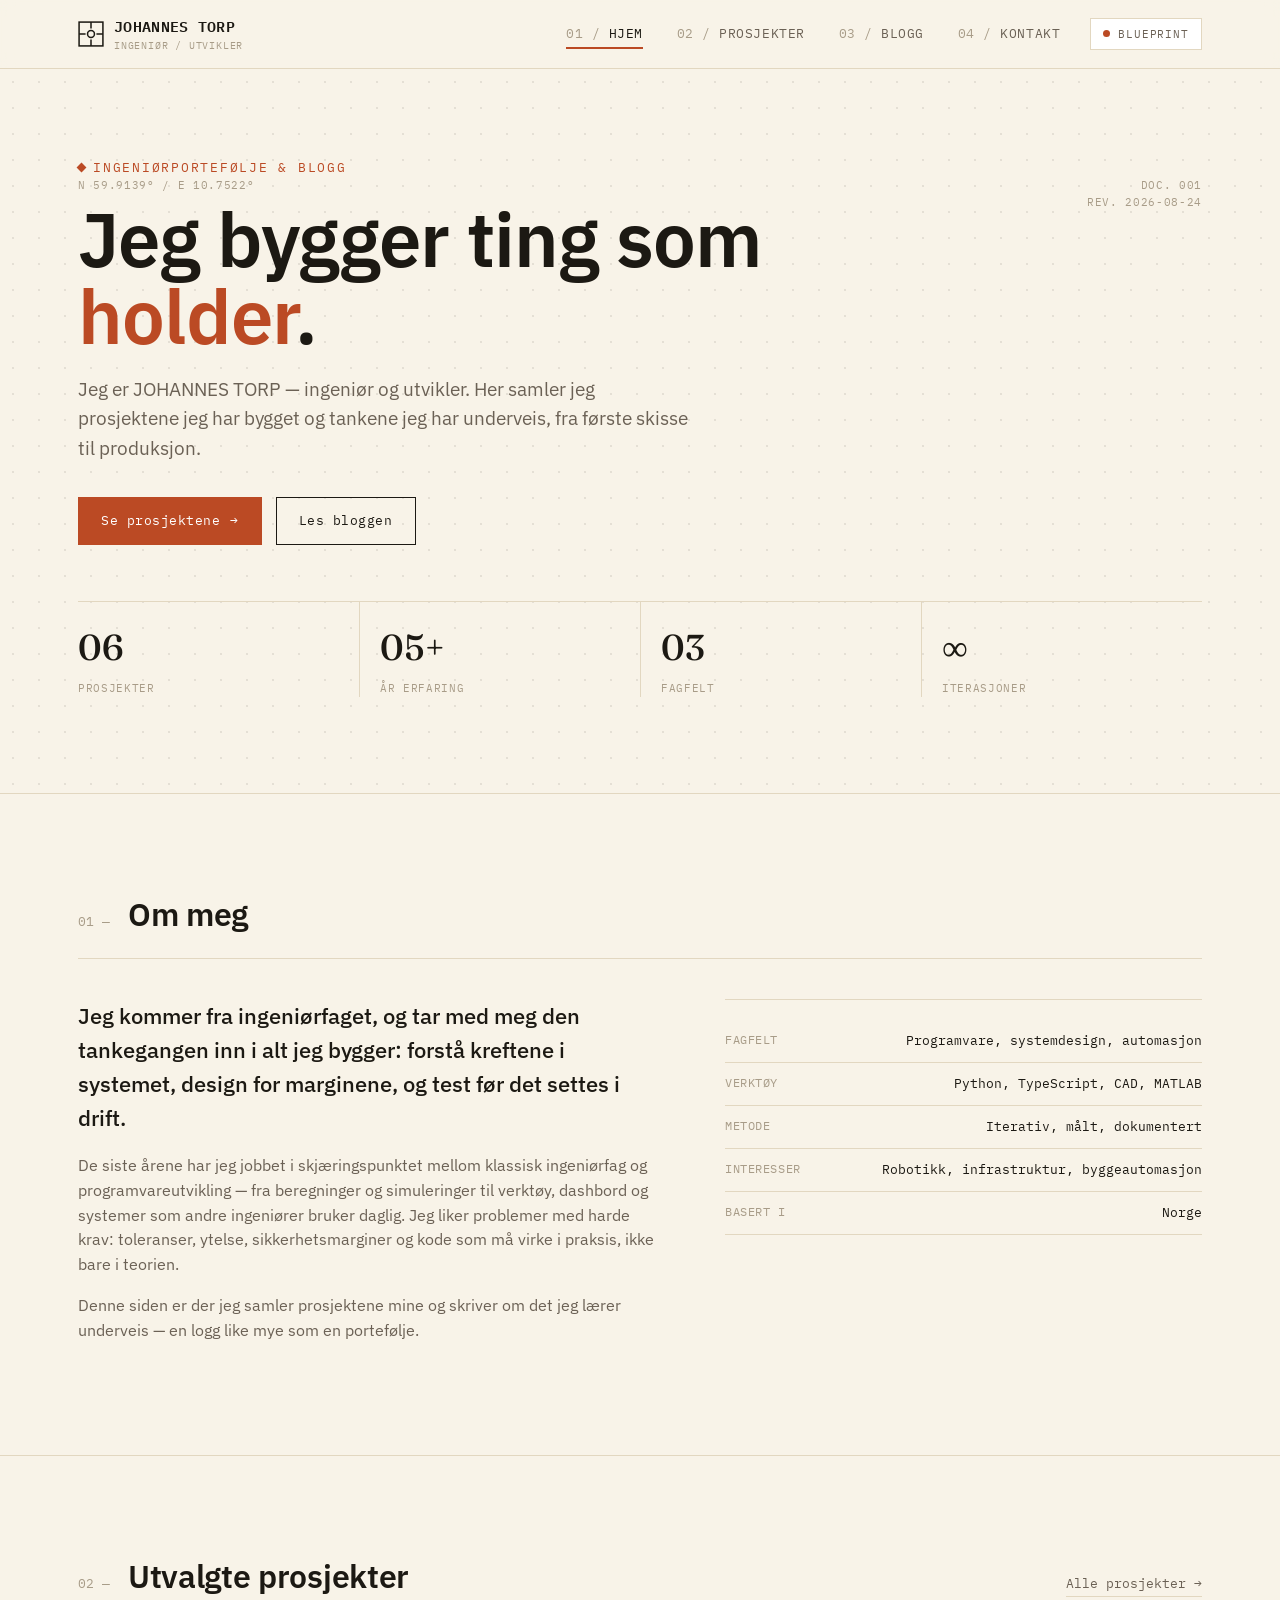
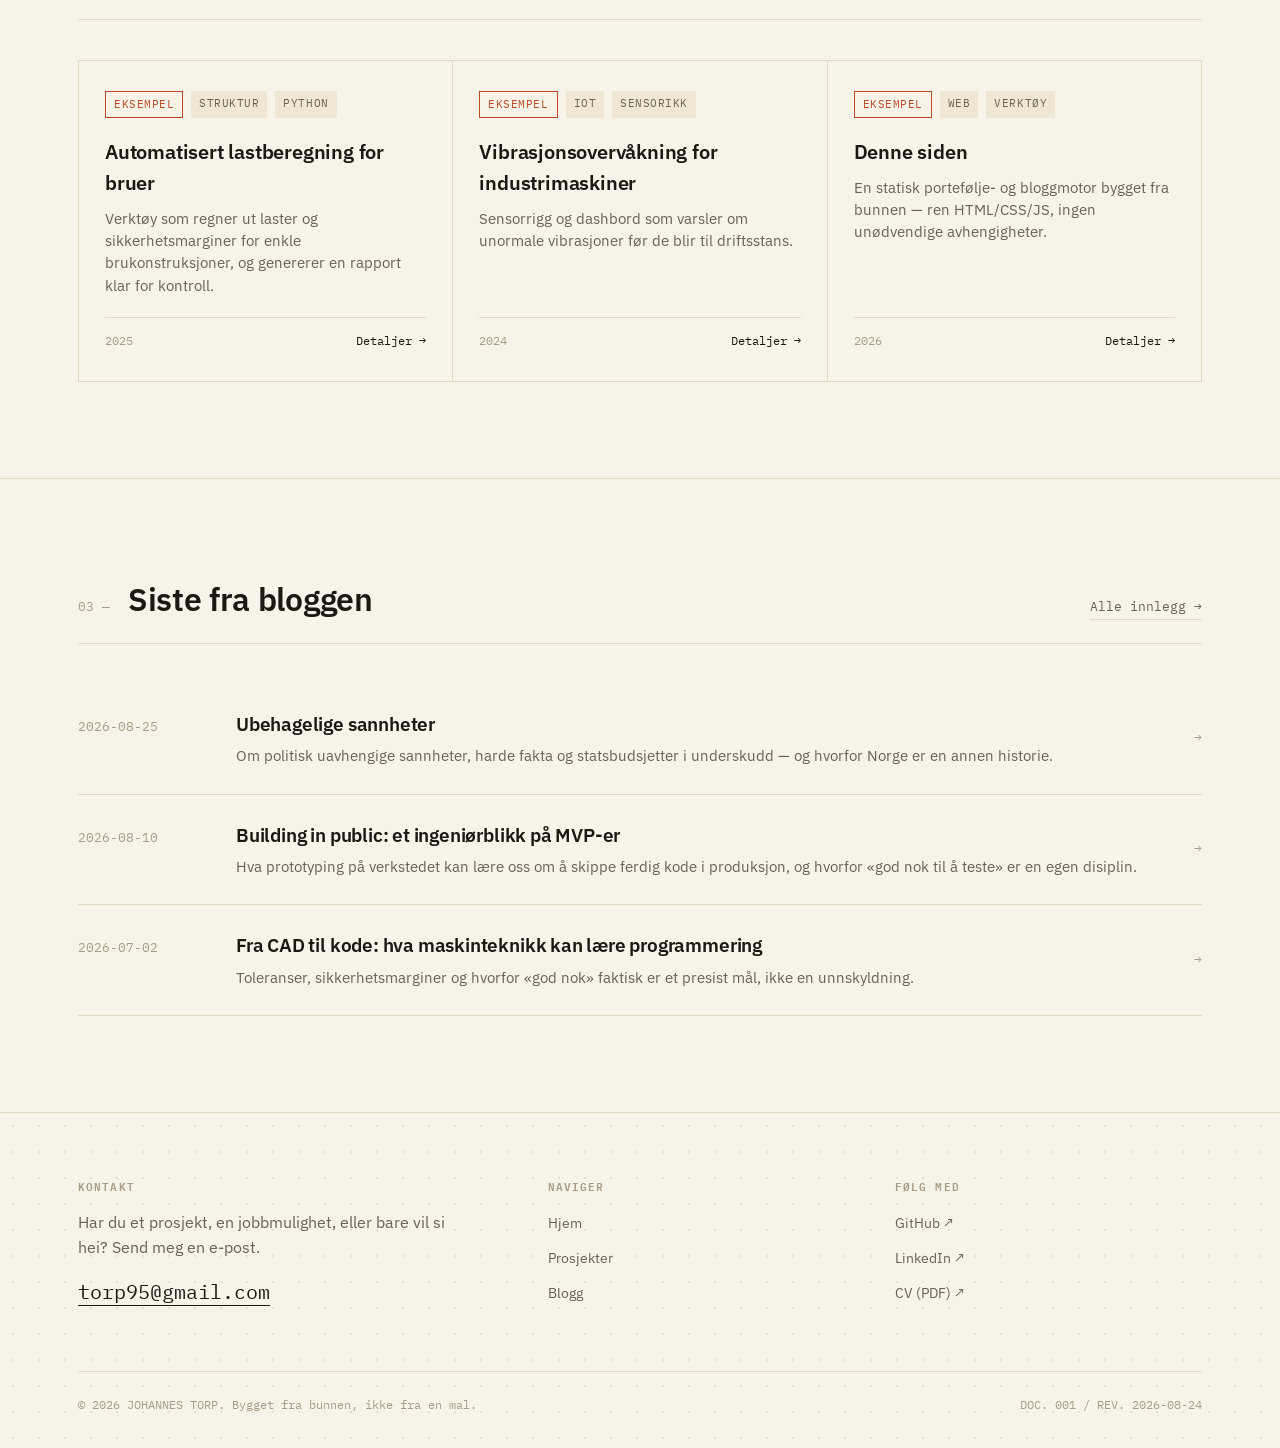
<file: index.html>
<!DOCTYPE html>
<html lang="no">
<head>
<meta charset="UTF-8">
<meta name="viewport" content="width=device-width, initial-scale=1.0">
<title>JOHANNES TORP — Ingeniør &amp; Utvikler</title>
<meta name="description" content="Portefølje og blogg til JOHANNES TORP — ingeniør og utvikler som bygger systemer, produkter og programvare med presisjon.">
<link rel="icon" href="data:image/svg+xml,%3Csvg xmlns='http://www.w3.org/2000/svg' viewBox='0 0 24 24' fill='none' stroke='%23bb4a24' stroke-width='1.6'%3E%3Crect x='1' y='1' width='22' height='22'/%3E%3Ccircle cx='12' cy='12' r='3.2'/%3E%3Cline x1='12' y1='1' x2='12' y2='6'/%3E%3Cline x1='12' y1='18' x2='12' y2='23'/%3E%3Cline x1='1' y1='12' x2='6' y2='12'/%3E%3Cline x1='18' y1='12' x2='23' y2='12'/%3E%3C/svg%3E">
<link rel="preconnect" href="https://fonts.googleapis.com">
<link rel="preconnect" href="https://fonts.gstatic.com" crossorigin>
<link href="https://fonts.googleapis.com/css2?family=Fraunces:opsz,wght@9..144,400;9..144,500;9..144,600&amp;family=IBM+Plex+Mono:wght@400;500;600&amp;family=IBM+Plex+Sans:wght@400;500;600;700&amp;display=swap" rel="stylesheet">
<link rel="stylesheet" href="css/style.css">
</head>
<body>

<nav class="site-nav">
  <div class="container bar">
    <a href="index.html" class="brand">
      <span class="mark"><svg viewBox="0 0 24 24" fill="none" stroke="currentColor" stroke-width="1.4"><rect x="1" y="1" width="22" height="22"/><line x1="12" y1="1" x2="12" y2="7"/><line x1="12" y1="17" x2="12" y2="23"/><line x1="1" y1="12" x2="7" y2="12"/><line x1="17" y1="12" x2="23" y2="12"/><circle cx="12" cy="12" r="3.2"/></svg></span>
      <span>JOHANNES TORP<small>INGENIØR / UTVIKLER</small></span>
    </a>
    <div class="nav-links">
      <a href="index.html" data-i="1" class="active">HJEM</a>
      <a href="prosjekter.html" data-i="2">PROSJEKTER</a>
      <a href="blogg.html" data-i="3">BLOGG</a>
      <a href="index.html#kontakt" data-i="4">KONTAKT</a>
      <button class="theme-toggle" data-theme-toggle type="button" aria-label="Bytt tema">
        <span class="dot"></span><span class="label">BLUEPRINT</span>
      </button>
    </div>
    <button class="nav-toggle" data-nav-toggle type="button" aria-label="Åpne meny">☰</button>
  </div>
</nav>

<header class="hero grid-bg">
  <div class="container" style="position:relative;">
    <span class="coord tl mono">N 59.9139° / E 10.7522°</span>
    <span class="coord tr mono">DOC. 001<br>REV. 2026-08-24</span>
    <span class="eyebrow">Ingeniørportefølje &amp; blogg</span>
    <h1>Jeg bygger ting som <span class="accent">holder</span>.</h1>
    <p class="lede">Jeg er JOHANNES TORP — ingeniør og utvikler. Her samler jeg prosjektene jeg har bygget og tankene jeg har underveis, fra første skisse til produksjon.</p>
    <div class="cta-row">
      <a href="prosjekter.html" class="btn btn-primary btn-arrow">Se prosjektene</a>
      <a href="blogg.html" class="btn">Les bloggen</a>
    </div>
    <div class="specs">
      <div class="spec"><div class="num mono">06</div><div class="label">Prosjekter</div></div>
      <div class="spec"><div class="num mono">05+</div><div class="label">År erfaring</div></div>
      <div class="spec"><div class="num mono">03</div><div class="label">Fagfelt</div></div>
      <div class="spec"><div class="num mono">∞</div><div class="label">Iterasjoner</div></div>
    </div>
  </div>
</header>

<section class="about" id="om">
  <div class="container">
    <div class="section-head">
      <span class="idx mono">01 —</span>
      <h2>Om meg</h2>
      <span class="fill"></span>
    </div>
    <div class="grid">
      <div>
        <p class="lede">Jeg kommer fra ingeniørfaget, og tar med meg den tankegangen inn i alt jeg bygger: forstå kreftene i systemet, design for marginene, og test før det settes i drift.</p>
        <p>De siste årene har jeg jobbet i skjæringspunktet mellom klassisk ingeniørfag og programvareutvikling — fra beregninger og simuleringer til verktøy, dashbord og systemer som andre ingeniører bruker daglig. Jeg liker problemer med harde krav: toleranser, ytelse, sikkerhetsmarginer og kode som må virke i praksis, ikke bare i teorien.</p>
        <p>Denne siden er der jeg samler prosjektene mine og skriver om det jeg lærer underveis — en logg like mye som en portefølje.</p>
      </div>
      <div class="skills">
        <div class="row"><span>Fagfelt</span><span>Programvare, systemdesign, automasjon</span></div>
        <div class="row"><span>Verktøy</span><span>Python, TypeScript, CAD, MATLAB</span></div>
        <div class="row"><span>Metode</span><span>Iterativ, målt, dokumentert</span></div>
        <div class="row"><span>Interesser</span><span>Robotikk, infrastruktur, byggeautomasjon</span></div>
        <div class="row"><span>Basert i</span><span>Norge</span></div>
      </div>
    </div>
  </div>
</section>

<section class="section" id="prosjekter">
  <div class="container">
    <div class="section-head">
      <span class="idx mono">02 —</span>
      <h2>Utvalgte prosjekter</h2>
      <span class="fill"></span>
      <a href="prosjekter.html" class="link">Alle prosjekter →</a>
    </div>
    <div class="card-grid">

      <a class="pcard" href="prosjekter.html#bruberegning">
        <div class="tag-row"><span class="tag sample">Eksempel</span><span class="tag">Struktur</span><span class="tag">Python</span></div>
        <h3>Automatisert lastberegning for bruer</h3>
        <p>Verktøy som regner ut laster og sikkerhetsmarginer for enkle brukonstruksjoner, og genererer en rapport klar for kontroll.</p>
        <div class="meta"><span>2025</span><span class="go">Detaljer →</span></div>
      </a>

      <a class="pcard" href="prosjekter.html#vibrasjon">
        <div class="tag-row"><span class="tag sample">Eksempel</span><span class="tag">IoT</span><span class="tag">Sensorikk</span></div>
        <h3>Vibrasjonsovervåkning for industrimaskiner</h3>
        <p>Sensor­rigg og dashbord som varsler om unormale vibrasjoner før de blir til driftsstans.</p>
        <div class="meta"><span>2024</span><span class="go">Detaljer →</span></div>
      </a>

      <a class="pcard" href="prosjekter.html#portfolio-gen">
        <div class="tag-row"><span class="tag sample">Eksempel</span><span class="tag">Web</span><span class="tag">Verktøy</span></div>
        <h3>Denne siden</h3>
        <p>En statisk portefølje- og bloggmotor bygget fra bunnen — ren HTML/CSS/JS, ingen unødvendige avhengigheter.</p>
        <div class="meta"><span>2026</span><span class="go">Detaljer →</span></div>
      </a>

    </div>
  </div>
</section>

<section class="section">
  <div class="container">
    <div class="section-head">
      <span class="idx mono">03 —</span>
      <h2>Siste fra bloggen</h2>
      <span class="fill"></span>
      <a href="blogg.html" class="link">Alle innlegg →</a>
    </div>
    <div class="post-list" id="latest-posts">
      <noscript>
        <a class="post-row" href="blogg/bygge-i-det-apne.html">
          <span class="date mono">2026-08-10</span>
          <span class="body"><h3>Building in public: et ingeniørblikk på MVP-er</h3><p>Hva prototyping på verkstedet kan lære oss om å skippe ferdig kode i produksjon.</p></span>
          <span class="arrow mono">→</span>
        </a>
        <a class="post-row" href="blogg/cad-til-kode.html">
          <span class="date mono">2026-07-02</span>
          <span class="body"><h3>Fra CAD til kode: hva maskinteknikk kan lære programmering</h3><p>Toleranser, marginer og hvorfor «god nok» faktisk er et presist mål.</p></span>
          <span class="arrow mono">→</span>
        </a>
        <a class="post-row" href="blogg/tanker-om-constraints.html">
          <span class="date mono">2026-05-18</span>
          <span class="body"><h3>Hvorfor jeg elsker begrensninger i ingeniørarbeid</h3><p>De beste løsningene kommer sjelden fra ubegrenset frihet.</p></span>
          <span class="arrow mono">→</span>
        </a>
      </noscript>
    </div>
  </div>
</section>

<footer class="site-footer grid-bg" id="kontakt">
  <div class="container">
    <div class="grid">
      <div class="cta-block">
        <h4>Kontakt</h4>
        <p>Har du et prosjekt, en jobbmulighet, eller bare vil si hei? Send meg en e-post.</p>
        <a class="email" href="mailto:torp95@gmail.com">torp95@gmail.com</a>
      </div>
      <div>
        <h4>Naviger</h4>
        <ul>
          <li><a href="index.html">Hjem</a></li>
          <li><a href="prosjekter.html">Prosjekter</a></li>
          <li><a href="blogg.html">Blogg</a></li>
        </ul>
      </div>
      <div>
        <h4>Følg med</h4>
        <ul>
          <li><a href="#">GitHub ↗</a></li>
          <li><a href="#">LinkedIn ↗</a></li>
          <li><a href="#">CV (PDF) ↗</a></li>
        </ul>
      </div>
    </div>
    <div class="bottom">
      <span>© 2026 JOHANNES TORP. Bygget fra bunnen, ikke fra en mal.</span>
      <span>DOC. 001 / REV. 2026-08-24</span>
    </div>
  </div>
</footer>

<script src="js/posts-data.js"></script>
<script src="js/posts.js"></script>
<script src="js/main.js"></script>
</body>
</html>
</file>
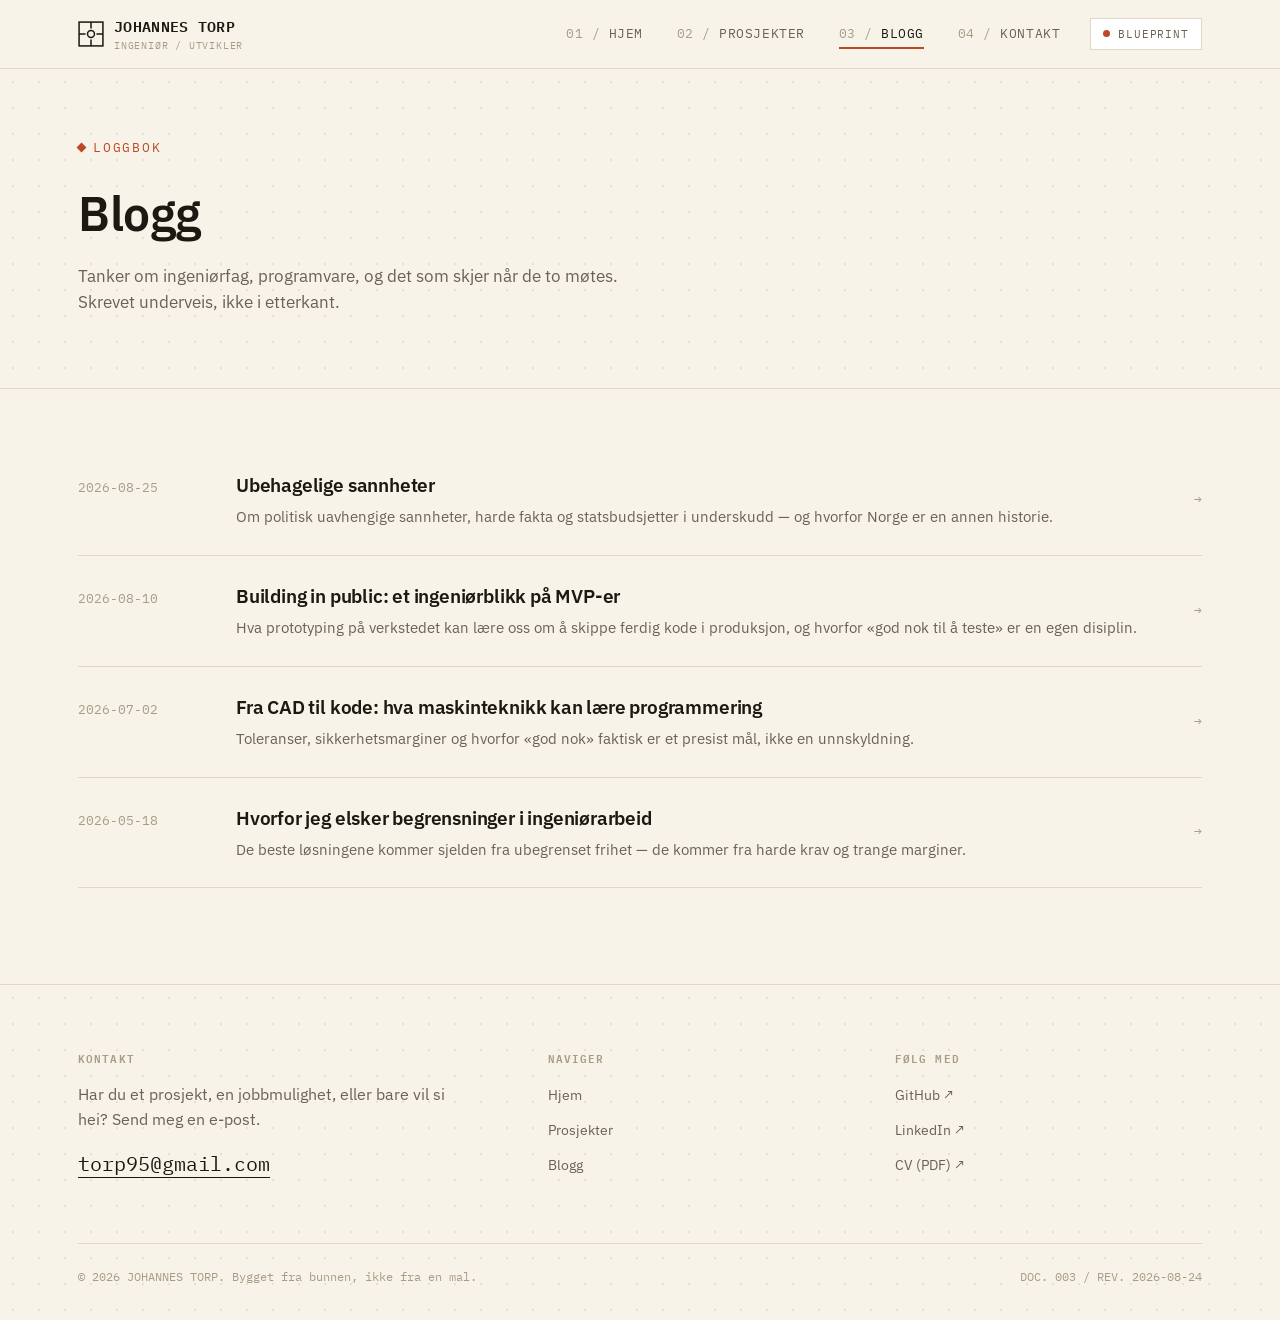
<file: blogg.html>
<!DOCTYPE html>
<html lang="no">
<head>
<meta charset="UTF-8">
<meta name="viewport" content="width=device-width, initial-scale=1.0">
<title>Blogg — JOHANNES TORP</title>
<meta name="description" content="Tanker om ingeniørfag, programvare og alt i skjæringspunktet, fra JOHANNES TORP.">
<link rel="icon" href="data:image/svg+xml,%3Csvg xmlns='http://www.w3.org/2000/svg' viewBox='0 0 24 24' fill='none' stroke='%23bb4a24' stroke-width='1.6'%3E%3Crect x='1' y='1' width='22' height='22'/%3E%3Ccircle cx='12' cy='12' r='3.2'/%3E%3Cline x1='12' y1='1' x2='12' y2='6'/%3E%3Cline x1='12' y1='18' x2='12' y2='23'/%3E%3Cline x1='1' y1='12' x2='6' y2='12'/%3E%3Cline x1='18' y1='12' x2='23' y2='12'/%3E%3C/svg%3E">
<link rel="preconnect" href="https://fonts.googleapis.com">
<link rel="preconnect" href="https://fonts.gstatic.com" crossorigin>
<link href="https://fonts.googleapis.com/css2?family=Fraunces:opsz,wght@9..144,400;9..144,500;9..144,600&amp;family=IBM+Plex+Mono:wght@400;500;600&amp;family=IBM+Plex+Sans:wght@400;500;600;700&amp;display=swap" rel="stylesheet">
<link rel="stylesheet" href="css/style.css">
</head>
<body>

<nav class="site-nav">
  <div class="container bar">
    <a href="index.html" class="brand">
      <span class="mark"><svg viewBox="0 0 24 24" fill="none" stroke="currentColor" stroke-width="1.4"><rect x="1" y="1" width="22" height="22"/><line x1="12" y1="1" x2="12" y2="7"/><line x1="12" y1="17" x2="12" y2="23"/><line x1="1" y1="12" x2="7" y2="12"/><line x1="17" y1="12" x2="23" y2="12"/><circle cx="12" cy="12" r="3.2"/></svg></span>
      <span>JOHANNES TORP<small>INGENIØR / UTVIKLER</small></span>
    </a>
    <div class="nav-links">
      <a href="index.html" data-i="1">HJEM</a>
      <a href="prosjekter.html" data-i="2">PROSJEKTER</a>
      <a href="blogg.html" data-i="3" class="active">BLOGG</a>
      <a href="index.html#kontakt" data-i="4">KONTAKT</a>
      <button class="theme-toggle" data-theme-toggle type="button" aria-label="Bytt tema">
        <span class="dot"></span><span class="label">BLUEPRINT</span>
      </button>
    </div>
    <button class="nav-toggle" data-nav-toggle type="button" aria-label="Åpne meny">☰</button>
  </div>
</nav>

<header class="page-hero grid-bg">
  <div class="container">
    <span class="eyebrow">Loggbok</span>
    <h1>Blogg</h1>
    <p class="lede">Tanker om ingeniørfag, programvare, og det som skjer når de to møtes. Skrevet underveis, ikke i etterkant.</p>
  </div>
</header>

<section class="section" style="padding-top:56px;">
  <div class="container">
    <div class="post-list" id="all-posts">
      <noscript>
        <a class="post-row" href="blogg/bygge-i-det-apne.html">
          <span class="date mono">2026-08-10</span>
          <span class="body">
            <h3>Building in public: et ingeniørblikk på MVP-er</h3>
            <p>Hva prototyping på verkstedet kan lære oss om å skippe ferdig kode i produksjon, og hvorfor «god nok til å teste» er en egen disiplin.</p>
          </span>
          <span class="arrow mono">→</span>
        </a>
        <a class="post-row" href="blogg/cad-til-kode.html">
          <span class="date mono">2026-07-02</span>
          <span class="body">
            <h3>Fra CAD til kode: hva maskinteknikk kan lære programmering</h3>
            <p>Toleranser, sikkerhetsmarginer og hvorfor «god nok» faktisk er et presist mål, ikke en unnskyldning.</p>
          </span>
          <span class="arrow mono">→</span>
        </a>
        <a class="post-row" href="blogg/tanker-om-constraints.html">
          <span class="date mono">2026-05-18</span>
          <span class="body">
            <h3>Hvorfor jeg elsker begrensninger i ingeniørarbeid</h3>
            <p>De beste løsningene kommer sjelden fra ubegrenset frihet — de kommer fra harde krav og trange marginer.</p>
          </span>
          <span class="arrow mono">→</span>
        </a>
      </noscript>
    </div>
  </div>
</section>

<footer class="site-footer grid-bg" id="kontakt">
  <div class="container">
    <div class="grid">
      <div class="cta-block">
        <h4>Kontakt</h4>
        <p>Har du et prosjekt, en jobbmulighet, eller bare vil si hei? Send meg en e-post.</p>
        <a class="email" href="mailto:torp95@gmail.com">torp95@gmail.com</a>
      </div>
      <div>
        <h4>Naviger</h4>
        <ul>
          <li><a href="index.html">Hjem</a></li>
          <li><a href="prosjekter.html">Prosjekter</a></li>
          <li><a href="blogg.html">Blogg</a></li>
        </ul>
      </div>
      <div>
        <h4>Følg med</h4>
        <ul>
          <li><a href="#">GitHub ↗</a></li>
          <li><a href="#">LinkedIn ↗</a></li>
          <li><a href="#">CV (PDF) ↗</a></li>
        </ul>
      </div>
    </div>
    <div class="bottom">
      <span>© 2026 JOHANNES TORP. Bygget fra bunnen, ikke fra en mal.</span>
      <span>DOC. 003 / REV. 2026-08-24</span>
    </div>
  </div>
</footer>

<script src="js/posts-data.js"></script>
<script src="js/posts.js"></script>
<script src="js/main.js"></script>
</body>
</html>
</file>
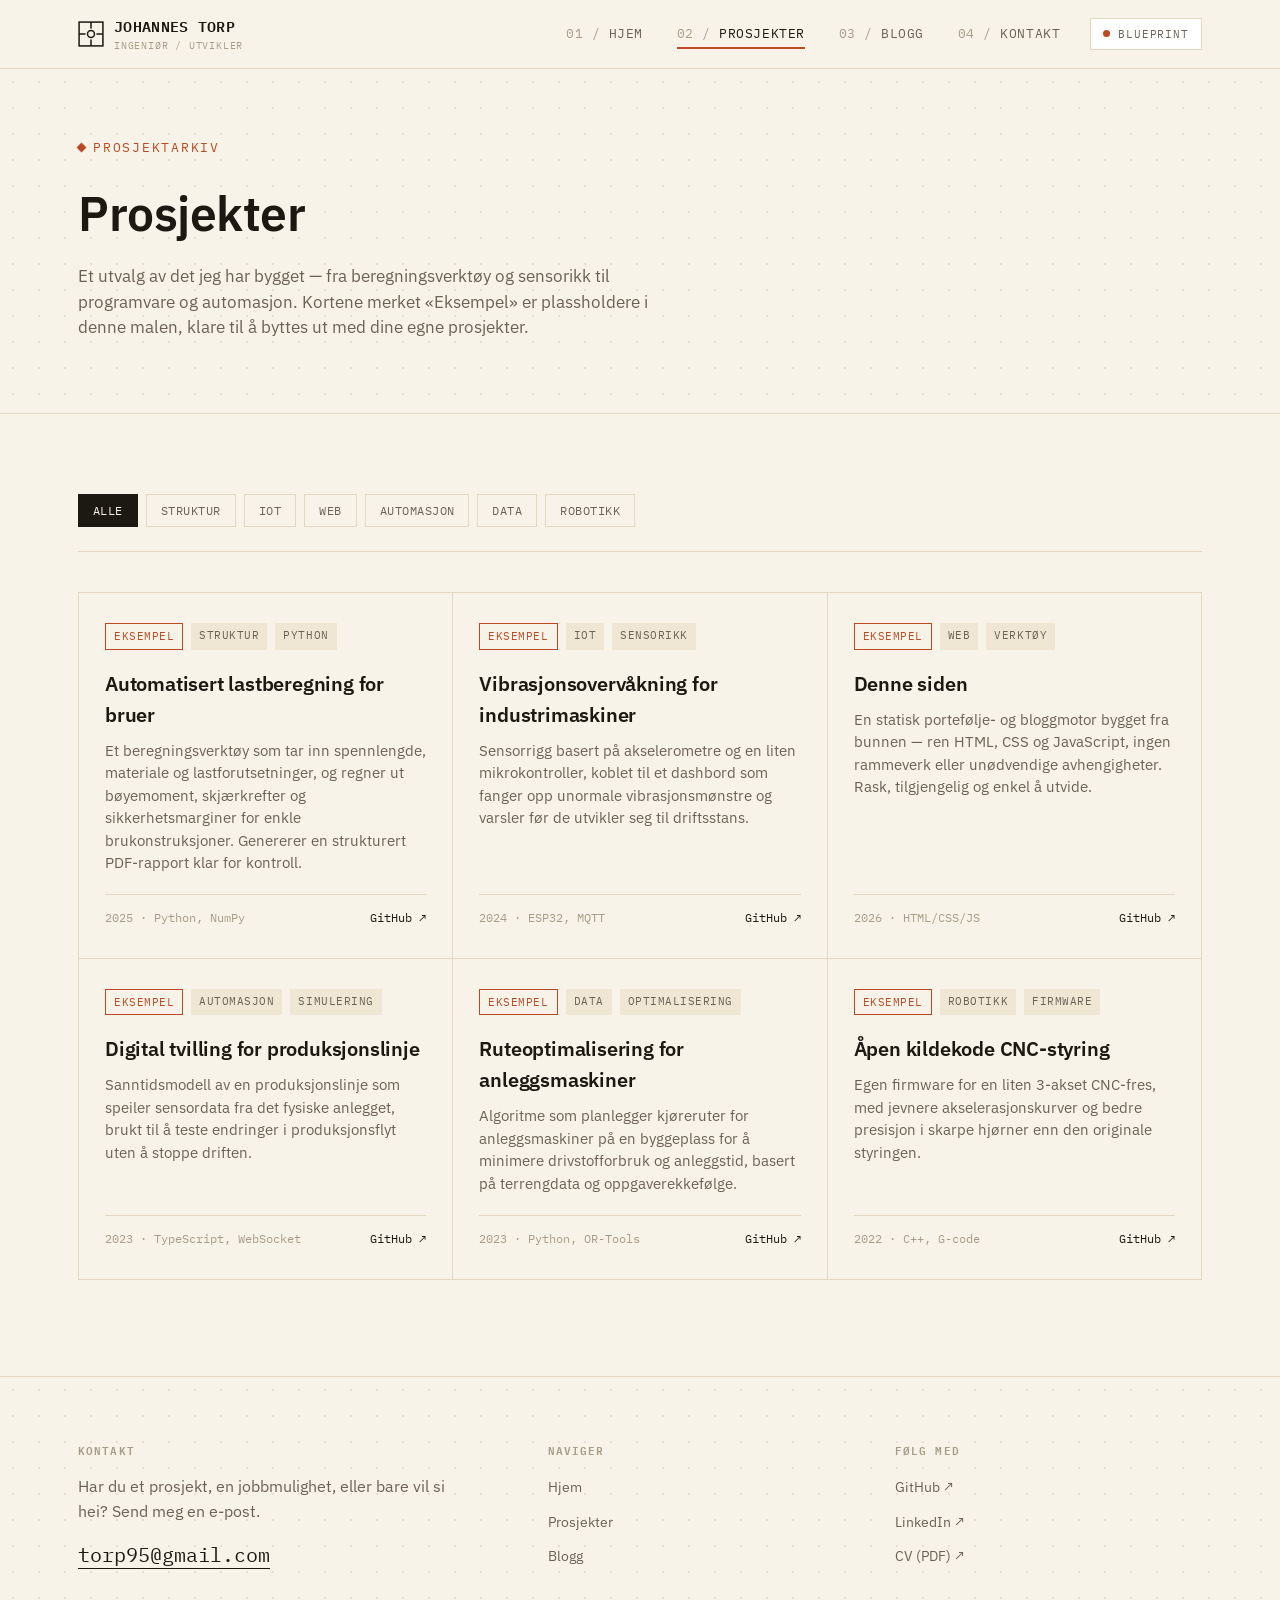
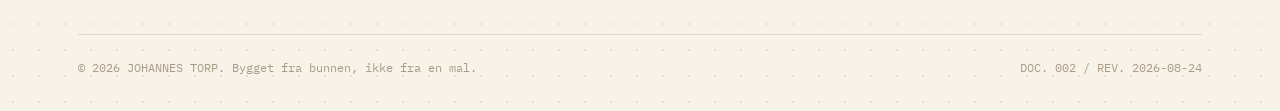
<file: prosjekter.html>
<!DOCTYPE html>
<html lang="no">
<head>
<meta charset="UTF-8">
<meta name="viewport" content="width=device-width, initial-scale=1.0">
<title>Prosjekter — JOHANNES TORP</title>
<meta name="description" content="Utvalgte ingeniør- og programvareprosjekter av JOHANNES TORP.">
<link rel="icon" href="data:image/svg+xml,%3Csvg xmlns='http://www.w3.org/2000/svg' viewBox='0 0 24 24' fill='none' stroke='%23bb4a24' stroke-width='1.6'%3E%3Crect x='1' y='1' width='22' height='22'/%3E%3Ccircle cx='12' cy='12' r='3.2'/%3E%3Cline x1='12' y1='1' x2='12' y2='6'/%3E%3Cline x1='12' y1='18' x2='12' y2='23'/%3E%3Cline x1='1' y1='12' x2='6' y2='12'/%3E%3Cline x1='18' y1='12' x2='23' y2='12'/%3E%3C/svg%3E">
<link rel="preconnect" href="https://fonts.googleapis.com">
<link rel="preconnect" href="https://fonts.gstatic.com" crossorigin>
<link href="https://fonts.googleapis.com/css2?family=Fraunces:opsz,wght@9..144,400;9..144,500;9..144,600&amp;family=IBM+Plex+Mono:wght@400;500;600&amp;family=IBM+Plex+Sans:wght@400;500;600;700&amp;display=swap" rel="stylesheet">
<link rel="stylesheet" href="css/style.css">
</head>
<body>

<nav class="site-nav">
  <div class="container bar">
    <a href="index.html" class="brand">
      <span class="mark"><svg viewBox="0 0 24 24" fill="none" stroke="currentColor" stroke-width="1.4"><rect x="1" y="1" width="22" height="22"/><line x1="12" y1="1" x2="12" y2="7"/><line x1="12" y1="17" x2="12" y2="23"/><line x1="1" y1="12" x2="7" y2="12"/><line x1="17" y1="12" x2="23" y2="12"/><circle cx="12" cy="12" r="3.2"/></svg></span>
      <span>JOHANNES TORP<small>INGENIØR / UTVIKLER</small></span>
    </a>
    <div class="nav-links">
      <a href="index.html" data-i="1">HJEM</a>
      <a href="prosjekter.html" data-i="2" class="active">PROSJEKTER</a>
      <a href="blogg.html" data-i="3">BLOGG</a>
      <a href="index.html#kontakt" data-i="4">KONTAKT</a>
      <button class="theme-toggle" data-theme-toggle type="button" aria-label="Bytt tema">
        <span class="dot"></span><span class="label">BLUEPRINT</span>
      </button>
    </div>
    <button class="nav-toggle" data-nav-toggle type="button" aria-label="Åpne meny">☰</button>
  </div>
</nav>

<header class="page-hero grid-bg">
  <div class="container">
    <span class="eyebrow">Prosjektarkiv</span>
    <h1>Prosjekter</h1>
    <p class="lede">Et utvalg av det jeg har bygget — fra beregningsverktøy og sensorikk til programvare og automasjon. Kortene merket «Eksempel» er plassholdere i denne malen, klare til å byttes ut med dine egne prosjekter.</p>
  </div>
</header>

<section class="section" style="padding-top:56px;">
  <div class="container">

    <div class="filter-bar" data-filter-bar>
      <button class="active" data-filter="alle">Alle</button>
      <button data-filter="struktur">Struktur</button>
      <button data-filter="iot">IoT</button>
      <button data-filter="web">Web</button>
      <button data-filter="automasjon">Automasjon</button>
      <button data-filter="data">Data</button>
      <button data-filter="robotikk">Robotikk</button>
    </div>

    <div class="card-grid">

      <article class="pcard" id="bruberegning" data-cat="struktur">
        <div class="tag-row"><span class="tag sample">Eksempel</span><span class="tag">Struktur</span><span class="tag">Python</span></div>
        <h3>Automatisert lastberegning for bruer</h3>
        <p>Et beregningsverktøy som tar inn spennlengde, materiale og lastforutsetninger, og regner ut bøyemoment, skjærkrefter og sikkerhetsmarginer for enkle brukonstruksjoner. Genererer en strukturert PDF-rapport klar for kontroll.</p>
        <div class="meta"><span>2025 · Python, NumPy</span><span class="go">GitHub ↗</span></div>
      </article>

      <article class="pcard" id="vibrasjon" data-cat="iot">
        <div class="tag-row"><span class="tag sample">Eksempel</span><span class="tag">IoT</span><span class="tag">Sensorikk</span></div>
        <h3>Vibrasjonsovervåkning for industrimaskiner</h3>
        <p>Sensorrigg basert på akselerometre og en liten mikrokontroller, koblet til et dashbord som fanger opp unormale vibrasjonsmønstre og varsler før de utvikler seg til driftsstans.</p>
        <div class="meta"><span>2024 · ESP32, MQTT</span><span class="go">GitHub ↗</span></div>
      </article>

      <article class="pcard" id="portfolio-gen" data-cat="web">
        <div class="tag-row"><span class="tag sample">Eksempel</span><span class="tag">Web</span><span class="tag">Verktøy</span></div>
        <h3>Denne siden</h3>
        <p>En statisk portefølje- og bloggmotor bygget fra bunnen — ren HTML, CSS og JavaScript, ingen rammeverk eller unødvendige avhengigheter. Rask, tilgjengelig og enkel å utvide.</p>
        <div class="meta"><span>2026 · HTML/CSS/JS</span><span class="go">GitHub ↗</span></div>
      </article>

      <article class="pcard" id="digital-tvilling" data-cat="automasjon">
        <div class="tag-row"><span class="tag sample">Eksempel</span><span class="tag">Automasjon</span><span class="tag">Simulering</span></div>
        <h3>Digital tvilling for produksjonslinje</h3>
        <p>Sanntidsmodell av en produksjonslinje som speiler sensordata fra det fysiske anlegget, brukt til å teste endringer i produksjonsflyt uten å stoppe driften.</p>
        <div class="meta"><span>2023 · TypeScript, WebSocket</span><span class="go">GitHub ↗</span></div>
      </article>

      <article class="pcard" id="ruteoptimalisering" data-cat="data">
        <div class="tag-row"><span class="tag sample">Eksempel</span><span class="tag">Data</span><span class="tag">Optimalisering</span></div>
        <h3>Ruteoptimalisering for anleggsmaskiner</h3>
        <p>Algoritme som planlegger kjøreruter for anleggsmaskiner på en byggeplass for å minimere drivstofforbruk og anleggstid, basert på terrengdata og oppgaverekkefølge.</p>
        <div class="meta"><span>2023 · Python, OR-Tools</span><span class="go">GitHub ↗</span></div>
      </article>

      <article class="pcard" id="cnc-styring" data-cat="robotikk">
        <div class="tag-row"><span class="tag sample">Eksempel</span><span class="tag">Robotikk</span><span class="tag">Firmware</span></div>
        <h3>Åpen kildekode CNC-styring</h3>
        <p>Egen firmware for en liten 3-akset CNC-fres, med jevnere akselerasjonskurver og bedre presisjon i skarpe hjørner enn den originale styringen.</p>
        <div class="meta"><span>2022 · C++, G-code</span><span class="go">GitHub ↗</span></div>
      </article>

    </div>
  </div>
</section>

<footer class="site-footer grid-bg" id="kontakt">
  <div class="container">
    <div class="grid">
      <div class="cta-block">
        <h4>Kontakt</h4>
        <p>Har du et prosjekt, en jobbmulighet, eller bare vil si hei? Send meg en e-post.</p>
        <a class="email" href="mailto:torp95@gmail.com">torp95@gmail.com</a>
      </div>
      <div>
        <h4>Naviger</h4>
        <ul>
          <li><a href="index.html">Hjem</a></li>
          <li><a href="prosjekter.html">Prosjekter</a></li>
          <li><a href="blogg.html">Blogg</a></li>
        </ul>
      </div>
      <div>
        <h4>Følg med</h4>
        <ul>
          <li><a href="#">GitHub ↗</a></li>
          <li><a href="#">LinkedIn ↗</a></li>
          <li><a href="#">CV (PDF) ↗</a></li>
        </ul>
      </div>
    </div>
    <div class="bottom">
      <span>© 2026 JOHANNES TORP. Bygget fra bunnen, ikke fra en mal.</span>
      <span>DOC. 002 / REV. 2026-08-24</span>
    </div>
  </div>
</footer>

<script src="js/main.js"></script>
</body>
</html>
</file>
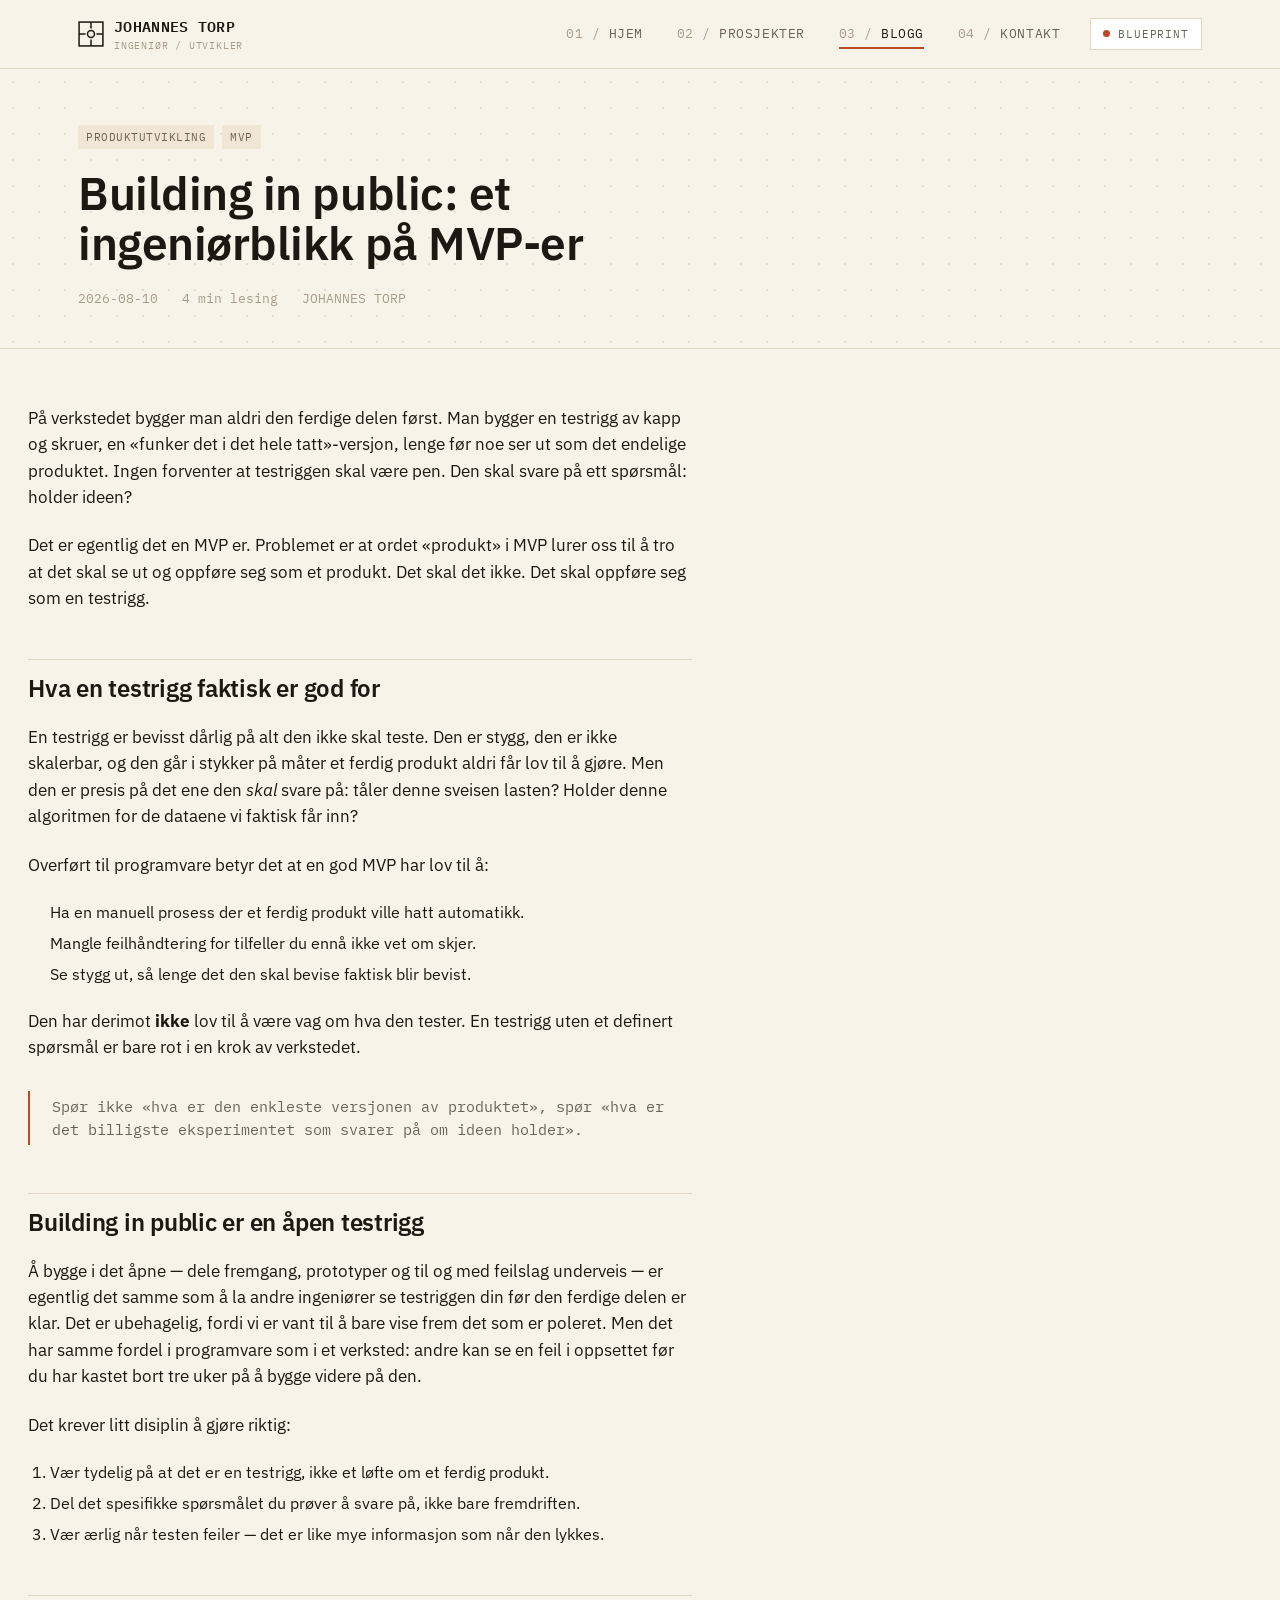
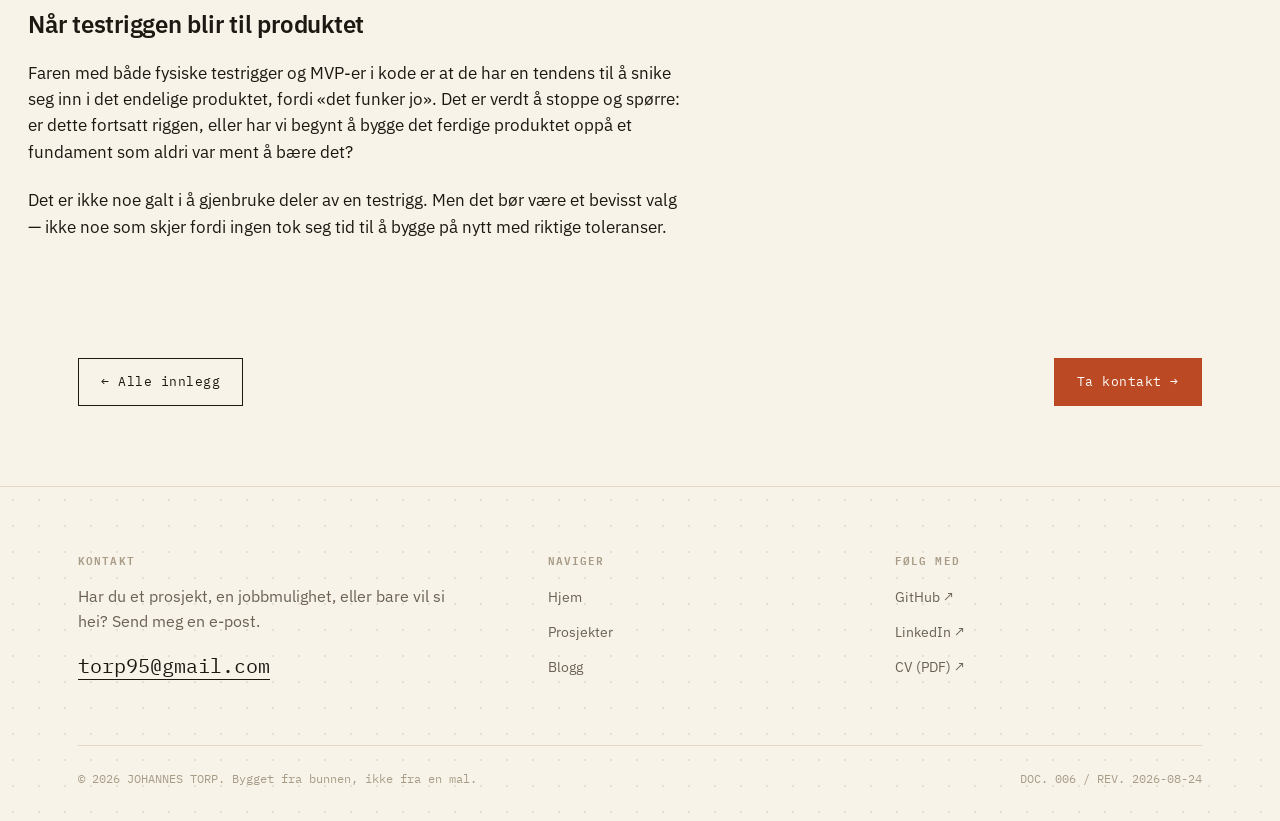
<file: blogg/bygge-i-det-apne.html>
<!DOCTYPE html>
<html lang="no">
<head>
<meta charset="UTF-8">
<meta name="viewport" content="width=device-width, initial-scale=1.0">
<title>Building in public: et ingeniørblikk på MVP-er — JOHANNES TORP</title>
<meta name="description" content="Hva prototyping på verkstedet kan lære oss om å skippe ferdig kode i produksjon.">
<link rel="icon" href="data:image/svg+xml,%3Csvg xmlns='http://www.w3.org/2000/svg' viewBox='0 0 24 24' fill='none' stroke='%23bb4a24' stroke-width='1.6'%3E%3Crect x='1' y='1' width='22' height='22'/%3E%3Ccircle cx='12' cy='12' r='3.2'/%3E%3Cline x1='12' y1='1' x2='12' y2='6'/%3E%3Cline x1='12' y1='18' x2='12' y2='23'/%3E%3Cline x1='1' y1='12' x2='6' y2='12'/%3E%3Cline x1='18' y1='12' x2='23' y2='12'/%3E%3C/svg%3E">
<link rel="preconnect" href="https://fonts.googleapis.com">
<link rel="preconnect" href="https://fonts.gstatic.com" crossorigin>
<link href="https://fonts.googleapis.com/css2?family=Fraunces:opsz,wght@9..144,400;9..144,500;9..144,600&amp;family=IBM+Plex+Mono:wght@400;500;600&amp;family=IBM+Plex+Sans:wght@400;500;600;700&amp;display=swap" rel="stylesheet">
<link rel="stylesheet" href="../css/style.css">
</head>
<body>

<nav class="site-nav">
  <div class="container bar">
    <a href="../index.html" class="brand">
      <span class="mark"><svg viewBox="0 0 24 24" fill="none" stroke="currentColor" stroke-width="1.4"><rect x="1" y="1" width="22" height="22"/><line x1="12" y1="1" x2="12" y2="7"/><line x1="12" y1="17" x2="12" y2="23"/><line x1="1" y1="12" x2="7" y2="12"/><line x1="17" y1="12" x2="23" y2="12"/><circle cx="12" cy="12" r="3.2"/></svg></span>
      <span>JOHANNES TORP<small>INGENIØR / UTVIKLER</small></span>
    </a>
    <div class="nav-links">
      <a href="../index.html" data-i="1">HJEM</a>
      <a href="../prosjekter.html" data-i="2">PROSJEKTER</a>
      <a href="../blogg.html" data-i="3" class="active">BLOGG</a>
      <a href="../index.html#kontakt" data-i="4">KONTAKT</a>
      <button class="theme-toggle" data-theme-toggle type="button" aria-label="Bytt tema">
        <span class="dot"></span><span class="label">BLUEPRINT</span>
      </button>
    </div>
    <button class="nav-toggle" data-nav-toggle type="button" aria-label="Åpne meny">☰</button>
  </div>
</nav>

<header class="article-head grid-bg">
  <div class="container">
    <div class="tag-row"><span class="tag">Produktutvikling</span><span class="tag">MVP</span></div>
    <h1>Building in public: et ingeniørblikk på MVP-er</h1>
    <div class="meta-row">
      <span>2026-08-10</span>
      <span>4 min lesing</span>
      <span>JOHANNES TORP</span>
    </div>
  </div>
</header>

<article class="article-body">
  <div class="container">
    <p>På verkstedet bygger man aldri den ferdige delen først. Man bygger en test­rigg av kapp og skruer, en «funker det i det hele tatt»-versjon, lenge før noe ser ut som det endelige produktet. Ingen forventer at testriggen skal være pen. Den skal svare på ett spørsmål: holder ideen?</p>

    <p>Det er egentlig det en MVP er. Problemet er at ordet «produkt» i MVP lurer oss til å tro at det skal se ut og oppføre seg som et produkt. Det skal det ikke. Det skal oppføre seg som en test­rigg.</p>

    <h2>Hva en testrigg faktisk er god for</h2>
    <p>En testrigg er bevisst dårlig på alt den ikke skal teste. Den er stygg, den er ikke skalerbar, og den går i stykker på måter et ferdig produkt aldri får lov til å gjøre. Men den er presis på det ene den <em>skal</em> svare på: tåler denne sveisen lasten? Holder denne algoritmen for de dataene vi faktisk får inn?</p>

    <p>Overført til programvare betyr det at en god MVP har lov til å:</p>
    <ul>
      <li>Ha en manuell prosess der et ferdig produkt ville hatt automatikk.</li>
      <li>Mangle feilhåndtering for tilfeller du ennå ikke vet om skjer.</li>
      <li>Se stygg ut, så lenge det den skal bevise faktisk blir bevist.</li>
    </ul>

    <p>Den har derimot <strong>ikke</strong> lov til å være vag om hva den tester. En testrigg uten et definert spørsmål er bare rot i en krok av verkstedet.</p>

    <blockquote>Spør ikke «hva er den enkleste versjonen av produktet», spør «hva er det billigste eksperimentet som svarer på om ideen holder».</blockquote>

    <h2>Building in public er en åpen testrigg</h2>
    <p>Å bygge i det åpne — dele fremgang, prototyper og til og med feilslag underveis — er egentlig det samme som å la andre ingeniører se testriggen din før den ferdige delen er klar. Det er ubehagelig, fordi vi er vant til å bare vise frem det som er poleret. Men det har samme fordel i programvare som i et verksted: andre kan se en feil i oppsettet før du har kastet bort tre uker på å bygge videre på den.</p>

    <p>Det krever litt disiplin å gjøre riktig:</p>
    <ol>
      <li>Vær tydelig på at det er en testrigg, ikke et løfte om et ferdig produkt.</li>
      <li>Del det spesifikke spørsmålet du prøver å svare på, ikke bare fremdriften.</li>
      <li>Vær ærlig når testen feiler — det er like mye informasjon som når den lykkes.</li>
    </ol>

    <h2>Når testriggen blir til produktet</h2>
    <p>Faren med både fysiske testrigger og MVP-er i kode er at de har en tendens til å snike seg inn i det endelige produktet, fordi «det funker jo». Det er verdt å stoppe og spørre: er dette fortsatt riggen, eller har vi begynt å bygge det ferdige produktet oppå et fundament som aldri var ment å bære det?</p>

    <p>Det er ikke noe galt i å gjenbruke deler av en testrigg. Men det bør være et bevisst valg — ikke noe som skjer fordi ingen tok seg tid til å bygge på nytt med riktige toleranser.</p>
  </div>
</article>

<div class="container">
  <div class="article-foot">
    <a href="../blogg.html" class="btn">← Alle innlegg</a>
    <a href="../index.html#kontakt" class="btn btn-primary">Ta kontakt →</a>
  </div>
</div>

<footer class="site-footer grid-bg">
  <div class="container">
    <div class="grid">
      <div class="cta-block">
        <h4>Kontakt</h4>
        <p>Har du et prosjekt, en jobbmulighet, eller bare vil si hei? Send meg en e-post.</p>
        <a class="email" href="mailto:torp95@gmail.com">torp95@gmail.com</a>
      </div>
      <div>
        <h4>Naviger</h4>
        <ul>
          <li><a href="../index.html">Hjem</a></li>
          <li><a href="../prosjekter.html">Prosjekter</a></li>
          <li><a href="../blogg.html">Blogg</a></li>
        </ul>
      </div>
      <div>
        <h4>Følg med</h4>
        <ul>
          <li><a href="#">GitHub ↗</a></li>
          <li><a href="#">LinkedIn ↗</a></li>
          <li><a href="#">CV (PDF) ↗</a></li>
        </ul>
      </div>
    </div>
    <div class="bottom">
      <span>© 2026 JOHANNES TORP. Bygget fra bunnen, ikke fra en mal.</span>
      <span>DOC. 006 / REV. 2026-08-24</span>
    </div>
  </div>
</footer>

<script src="../js/main.js"></script>
</body>
</html>
</file>
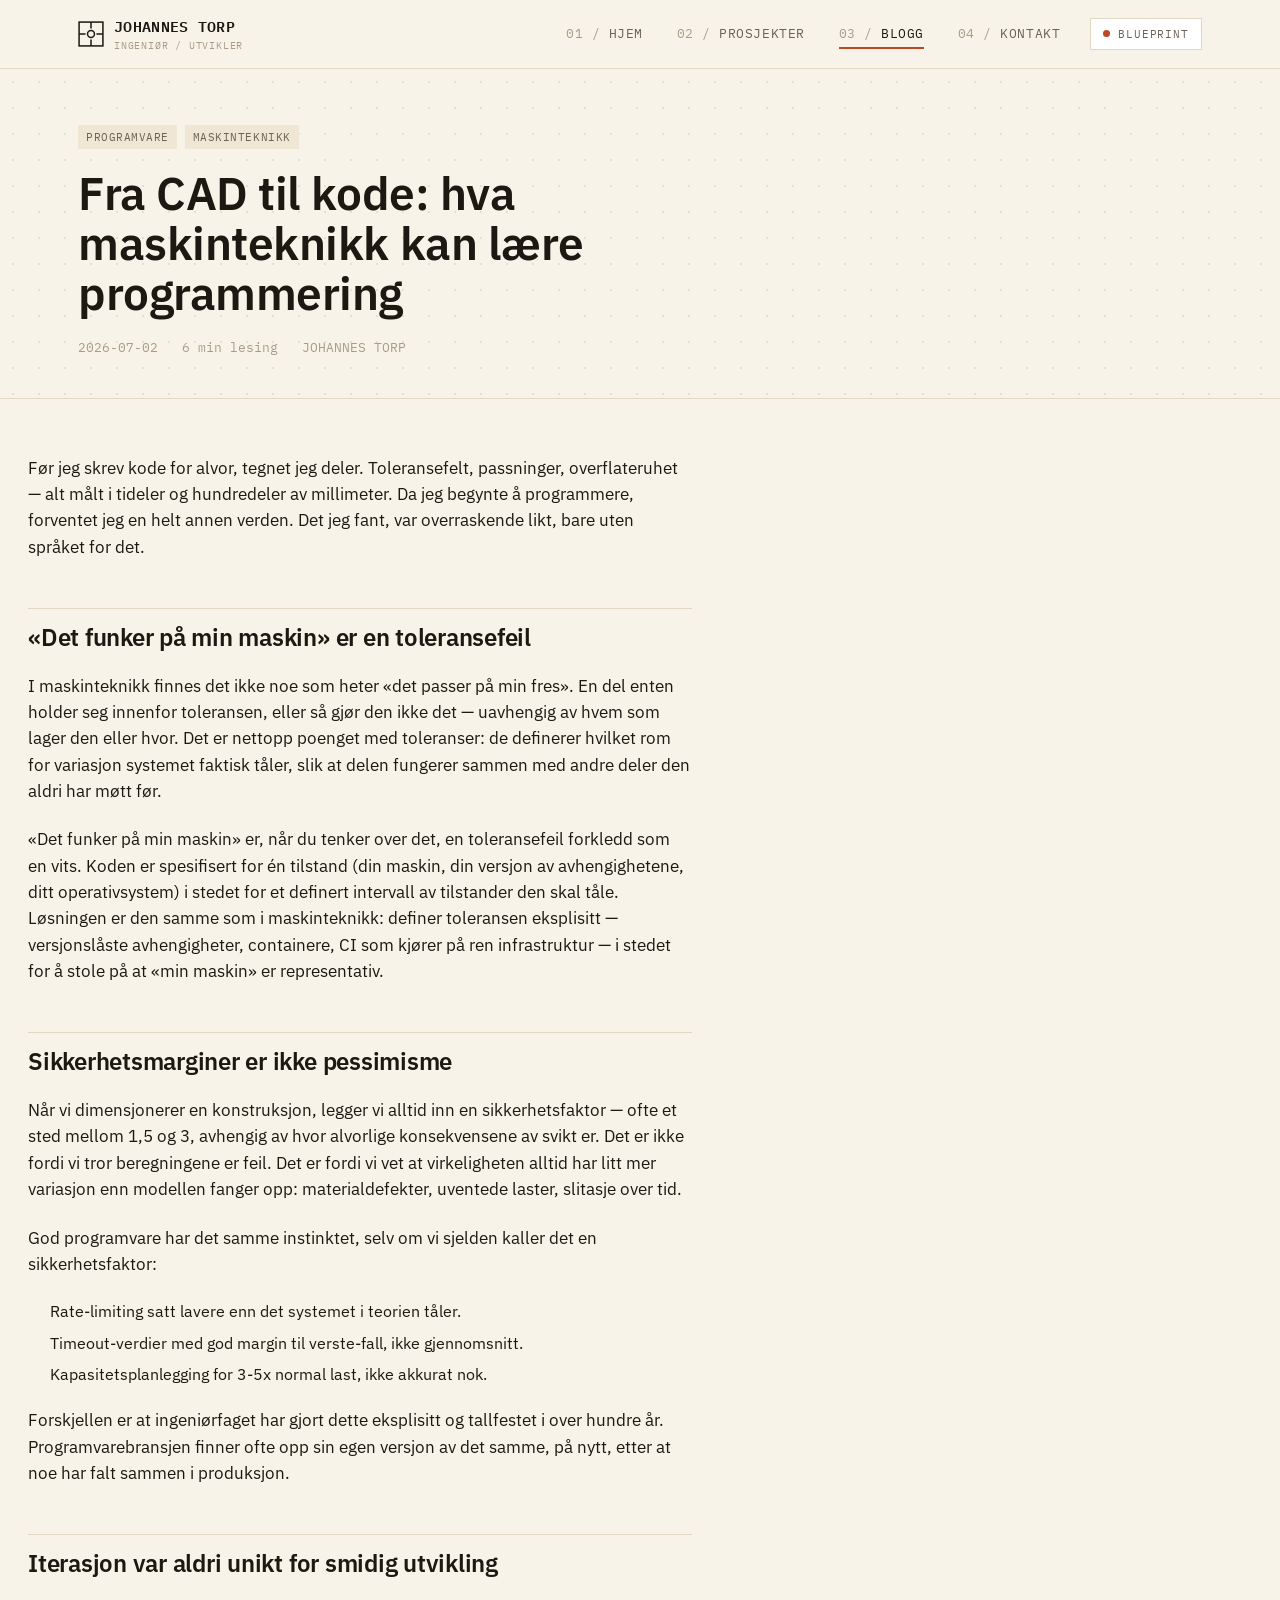
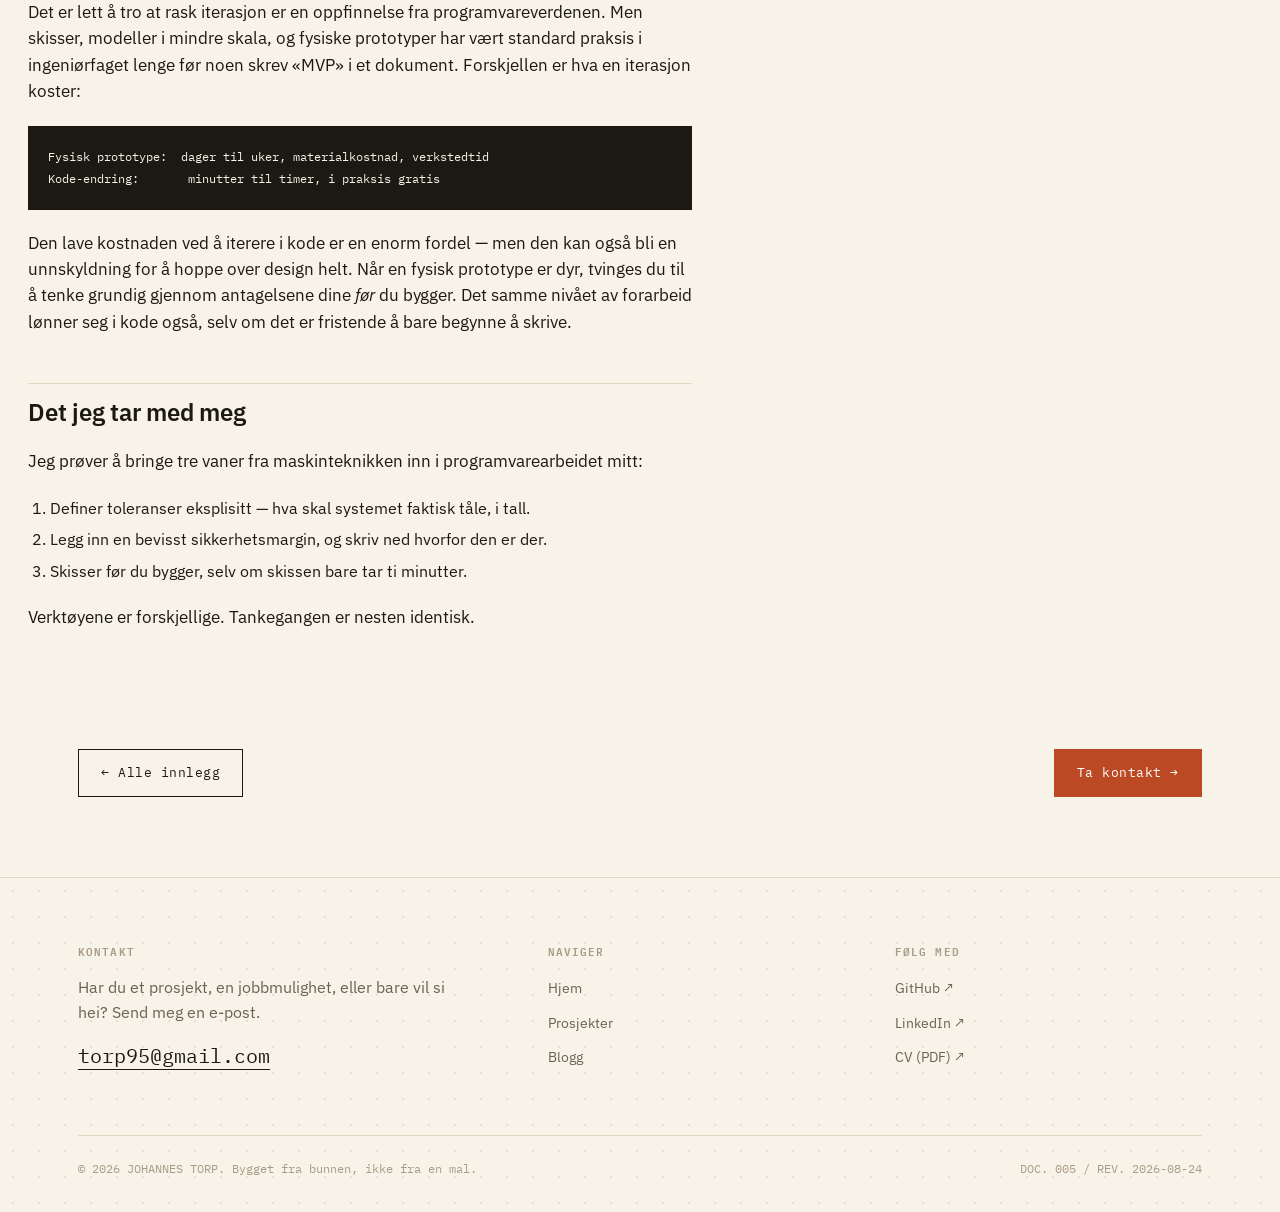
<file: blogg/cad-til-kode.html>
<!DOCTYPE html>
<html lang="no">
<head>
<meta charset="UTF-8">
<meta name="viewport" content="width=device-width, initial-scale=1.0">
<title>Fra CAD til kode: hva maskinteknikk kan lære programmering — JOHANNES TORP</title>
<meta name="description" content="Toleranser, sikkerhetsmarginer og hvorfor «god nok» faktisk er et presist mål, ikke en unnskyldning.">
<link rel="icon" href="data:image/svg+xml,%3Csvg xmlns='http://www.w3.org/2000/svg' viewBox='0 0 24 24' fill='none' stroke='%23bb4a24' stroke-width='1.6'%3E%3Crect x='1' y='1' width='22' height='22'/%3E%3Ccircle cx='12' cy='12' r='3.2'/%3E%3Cline x1='12' y1='1' x2='12' y2='6'/%3E%3Cline x1='12' y1='18' x2='12' y2='23'/%3E%3Cline x1='1' y1='12' x2='6' y2='12'/%3E%3Cline x1='18' y1='12' x2='23' y2='12'/%3E%3C/svg%3E">
<link rel="preconnect" href="https://fonts.googleapis.com">
<link rel="preconnect" href="https://fonts.gstatic.com" crossorigin>
<link href="https://fonts.googleapis.com/css2?family=Fraunces:opsz,wght@9..144,400;9..144,500;9..144,600&amp;family=IBM+Plex+Mono:wght@400;500;600&amp;family=IBM+Plex+Sans:wght@400;500;600;700&amp;display=swap" rel="stylesheet">
<link rel="stylesheet" href="../css/style.css">
</head>
<body>

<nav class="site-nav">
  <div class="container bar">
    <a href="../index.html" class="brand">
      <span class="mark"><svg viewBox="0 0 24 24" fill="none" stroke="currentColor" stroke-width="1.4"><rect x="1" y="1" width="22" height="22"/><line x1="12" y1="1" x2="12" y2="7"/><line x1="12" y1="17" x2="12" y2="23"/><line x1="1" y1="12" x2="7" y2="12"/><line x1="17" y1="12" x2="23" y2="12"/><circle cx="12" cy="12" r="3.2"/></svg></span>
      <span>JOHANNES TORP<small>INGENIØR / UTVIKLER</small></span>
    </a>
    <div class="nav-links">
      <a href="../index.html" data-i="1">HJEM</a>
      <a href="../prosjekter.html" data-i="2">PROSJEKTER</a>
      <a href="../blogg.html" data-i="3" class="active">BLOGG</a>
      <a href="../index.html#kontakt" data-i="4">KONTAKT</a>
      <button class="theme-toggle" data-theme-toggle type="button" aria-label="Bytt tema">
        <span class="dot"></span><span class="label">BLUEPRINT</span>
      </button>
    </div>
    <button class="nav-toggle" data-nav-toggle type="button" aria-label="Åpne meny">☰</button>
  </div>
</nav>

<header class="article-head grid-bg">
  <div class="container">
    <div class="tag-row"><span class="tag">Programvare</span><span class="tag">Maskinteknikk</span></div>
    <h1>Fra CAD til kode: hva maskinteknikk kan lære programmering</h1>
    <div class="meta-row">
      <span>2026-07-02</span>
      <span>6 min lesing</span>
      <span>JOHANNES TORP</span>
    </div>
  </div>
</header>

<article class="article-body">
  <div class="container">
    <p>Før jeg skrev kode for alvor, tegnet jeg deler. Toleransefelt, passninger, overflateruhet — alt målt i tideler og hundredeler av millimeter. Da jeg begynte å programmere, forventet jeg en helt annen verden. Det jeg fant, var overraskende likt, bare uten språket for det.</p>

    <h2>«Det funker på min maskin» er en toleransefeil</h2>
    <p>I maskinteknikk finnes det ikke noe som heter «det passer på min fres». En del enten holder seg innenfor toleransen, eller så gjør den ikke det — uavhengig av hvem som lager den eller hvor. Det er nettopp poenget med toleranser: de definerer hvilket rom for variasjon systemet faktisk tåler, slik at delen fungerer sammen med andre deler den aldri har møtt før.</p>

    <p>«Det funker på min maskin» er, når du tenker over det, en toleransefeil forkledd som en vits. Koden er spesifisert for én tilstand (din maskin, din versjon av avhengighetene, ditt operativsystem) i stedet for et definert intervall av tilstander den skal tåle. Løsningen er den samme som i maskinteknikk: definer toleransen eksplisitt — versjonslåste avhengigheter, containere, CI som kjører på ren infrastruktur — i stedet for å stole på at «min maskin» er representativ.</p>

    <h2>Sikkerhetsmarginer er ikke pessimisme</h2>
    <p>Når vi dimensjonerer en konstruksjon, legger vi alltid inn en sikkerhetsfaktor — ofte et sted mellom 1,5 og 3, avhengig av hvor alvorlige konsekvensene av svikt er. Det er ikke fordi vi tror beregningene er feil. Det er fordi vi vet at virkeligheten alltid har litt mer variasjon enn modellen fanger opp: materialdefekter, uventede laster, slitasje over tid.</p>

    <p>God programvare har det samme instinktet, selv om vi sjelden kaller det en sikkerhetsfaktor:</p>
    <ul>
      <li>Rate-limiting satt lavere enn det systemet i teorien tåler.</li>
      <li>Timeout-verdier med god margin til verste-fall, ikke gjennomsnitt.</li>
      <li>Kapasitetsplanlegging for 3-5x normal last, ikke akkurat nok.</li>
    </ul>
    <p>Forskjellen er at ingeniørfaget har gjort dette eksplisitt og tallfestet i over hundre år. Programvarebransjen finner ofte opp sin egen versjon av det samme, på nytt, etter at noe har falt sammen i produksjon.</p>

    <h2>Iterasjon var aldri unikt for smidig utvikling</h2>
    <p>Det er lett å tro at rask iterasjon er en oppfinnelse fra programvareverdenen. Men skisser, modeller i mindre skala, og fysiske prototyper har vært standard praksis i ingeniørfaget lenge før noen skrev «MVP» i et dokument. Forskjellen er hva en iterasjon koster:</p>

    <pre><code>Fysisk prototype:  dager til uker, materialkostnad, verkstedtid
Kode-endring:       minutter til timer, i praksis gratis</code></pre>

    <p>Den lave kostnaden ved å iterere i kode er en enorm fordel — men den kan også bli en unnskyldning for å hoppe over design helt. Når en fysisk prototype er dyr, tvinges du til å tenke grundig gjennom antagelsene dine <em>før</em> du bygger. Det samme nivået av forarbeid lønner seg i kode også, selv om det er fristende å bare begynne å skrive.</p>

    <h2>Det jeg tar med meg</h2>
    <p>Jeg prøver å bringe tre vaner fra maskinteknikken inn i programvarearbeidet mitt:</p>
    <ol>
      <li>Definer toleranser eksplisitt — hva skal systemet faktisk tåle, i tall.</li>
      <li>Legg inn en bevisst sikkerhetsmargin, og skriv ned hvorfor den er der.</li>
      <li>Skisser før du bygger, selv om skissen bare tar ti minutter.</li>
    </ol>
    <p>Verktøyene er forskjellige. Tankegangen er nesten identisk.</p>
  </div>
</article>

<div class="container">
  <div class="article-foot">
    <a href="../blogg.html" class="btn">← Alle innlegg</a>
    <a href="../index.html#kontakt" class="btn btn-primary">Ta kontakt →</a>
  </div>
</div>

<footer class="site-footer grid-bg">
  <div class="container">
    <div class="grid">
      <div class="cta-block">
        <h4>Kontakt</h4>
        <p>Har du et prosjekt, en jobbmulighet, eller bare vil si hei? Send meg en e-post.</p>
        <a class="email" href="mailto:torp95@gmail.com">torp95@gmail.com</a>
      </div>
      <div>
        <h4>Naviger</h4>
        <ul>
          <li><a href="../index.html">Hjem</a></li>
          <li><a href="../prosjekter.html">Prosjekter</a></li>
          <li><a href="../blogg.html">Blogg</a></li>
        </ul>
      </div>
      <div>
        <h4>Følg med</h4>
        <ul>
          <li><a href="#">GitHub ↗</a></li>
          <li><a href="#">LinkedIn ↗</a></li>
          <li><a href="#">CV (PDF) ↗</a></li>
        </ul>
      </div>
    </div>
    <div class="bottom">
      <span>© 2026 JOHANNES TORP. Bygget fra bunnen, ikke fra en mal.</span>
      <span>DOC. 005 / REV. 2026-08-24</span>
    </div>
  </div>
</footer>

<script src="../js/main.js"></script>
</body>
</html>
</file>
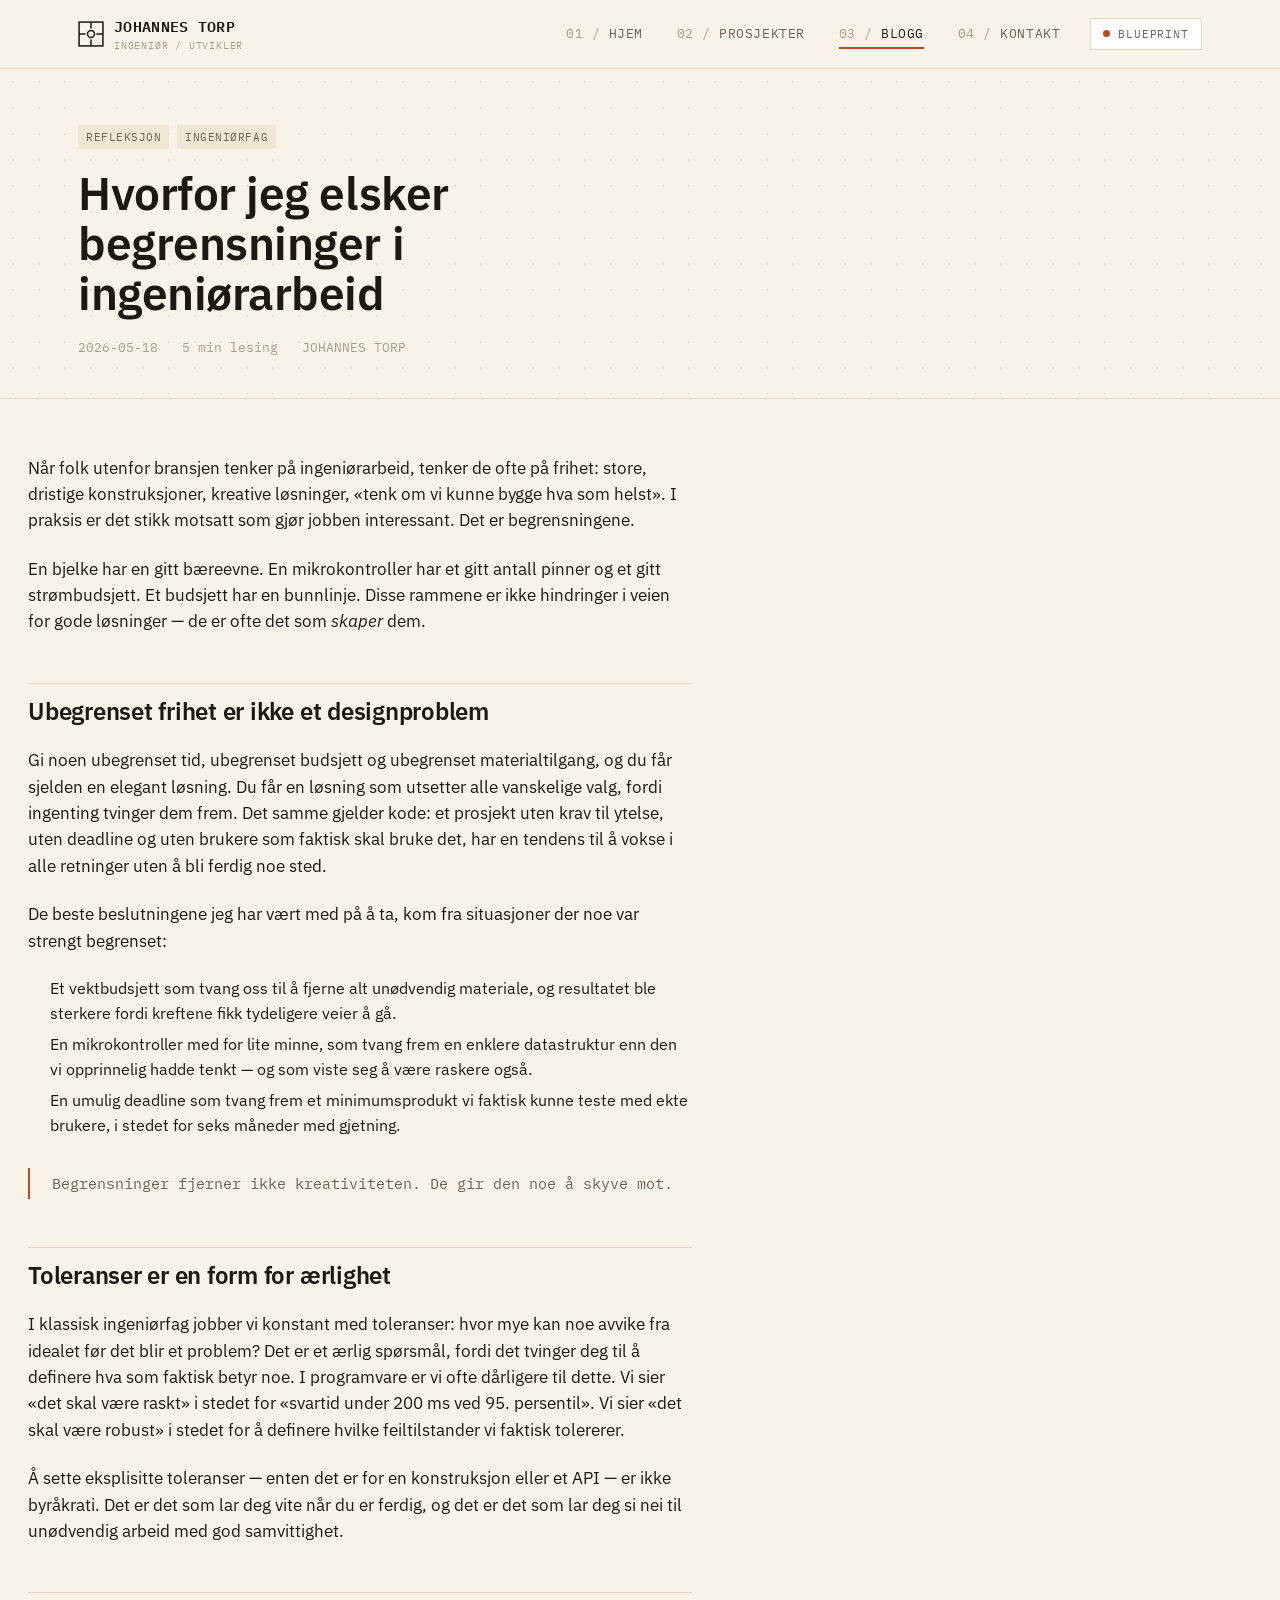
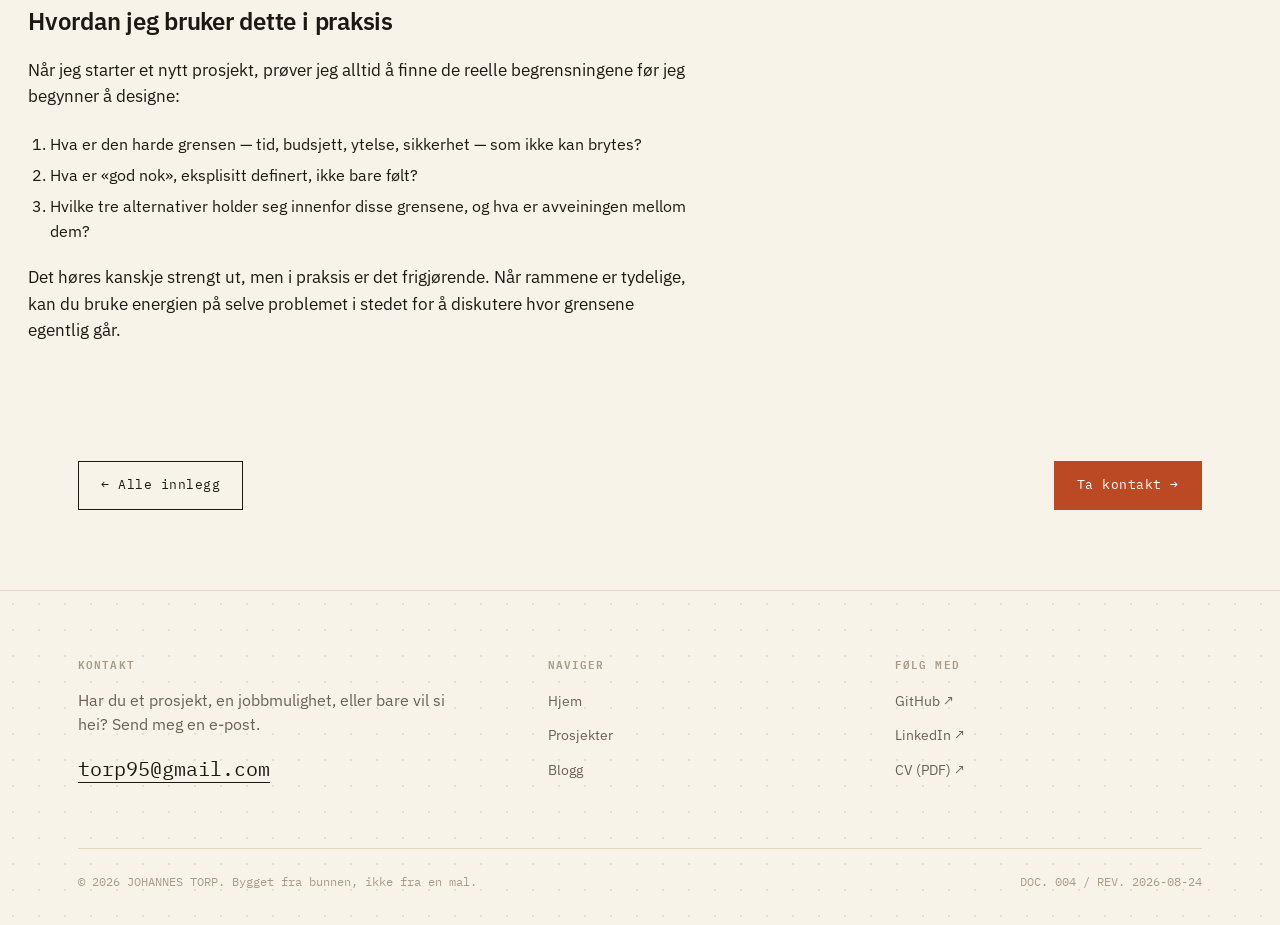
<file: blogg/tanker-om-constraints.html>
<!DOCTYPE html>
<html lang="no">
<head>
<meta charset="UTF-8">
<meta name="viewport" content="width=device-width, initial-scale=1.0">
<title>Hvorfor jeg elsker begrensninger i ingeniørarbeid — JOHANNES TORP</title>
<meta name="description" content="De beste løsningene kommer sjelden fra ubegrenset frihet — de kommer fra harde krav og trange marginer.">
<link rel="icon" href="data:image/svg+xml,%3Csvg xmlns='http://www.w3.org/2000/svg' viewBox='0 0 24 24' fill='none' stroke='%23bb4a24' stroke-width='1.6'%3E%3Crect x='1' y='1' width='22' height='22'/%3E%3Ccircle cx='12' cy='12' r='3.2'/%3E%3Cline x1='12' y1='1' x2='12' y2='6'/%3E%3Cline x1='12' y1='18' x2='12' y2='23'/%3E%3Cline x1='1' y1='12' x2='6' y2='12'/%3E%3Cline x1='18' y1='12' x2='23' y2='12'/%3E%3C/svg%3E">
<link rel="preconnect" href="https://fonts.googleapis.com">
<link rel="preconnect" href="https://fonts.gstatic.com" crossorigin>
<link href="https://fonts.googleapis.com/css2?family=Fraunces:opsz,wght@9..144,400;9..144,500;9..144,600&amp;family=IBM+Plex+Mono:wght@400;500;600&amp;family=IBM+Plex+Sans:wght@400;500;600;700&amp;display=swap" rel="stylesheet">
<link rel="stylesheet" href="../css/style.css">
</head>
<body>

<nav class="site-nav">
  <div class="container bar">
    <a href="../index.html" class="brand">
      <span class="mark"><svg viewBox="0 0 24 24" fill="none" stroke="currentColor" stroke-width="1.4"><rect x="1" y="1" width="22" height="22"/><line x1="12" y1="1" x2="12" y2="7"/><line x1="12" y1="17" x2="12" y2="23"/><line x1="1" y1="12" x2="7" y2="12"/><line x1="17" y1="12" x2="23" y2="12"/><circle cx="12" cy="12" r="3.2"/></svg></span>
      <span>JOHANNES TORP<small>INGENIØR / UTVIKLER</small></span>
    </a>
    <div class="nav-links">
      <a href="../index.html" data-i="1">HJEM</a>
      <a href="../prosjekter.html" data-i="2">PROSJEKTER</a>
      <a href="../blogg.html" data-i="3" class="active">BLOGG</a>
      <a href="../index.html#kontakt" data-i="4">KONTAKT</a>
      <button class="theme-toggle" data-theme-toggle type="button" aria-label="Bytt tema">
        <span class="dot"></span><span class="label">BLUEPRINT</span>
      </button>
    </div>
    <button class="nav-toggle" data-nav-toggle type="button" aria-label="Åpne meny">☰</button>
  </div>
</nav>

<header class="article-head grid-bg">
  <div class="container">
    <div class="tag-row"><span class="tag">Refleksjon</span><span class="tag">Ingeniørfag</span></div>
    <h1>Hvorfor jeg elsker begrensninger i ingeniørarbeid</h1>
    <div class="meta-row">
      <span>2026-05-18</span>
      <span>5 min lesing</span>
      <span>JOHANNES TORP</span>
    </div>
  </div>
</header>

<article class="article-body">
  <div class="container">
    <p>Når folk utenfor bransjen tenker på ingeniørarbeid, tenker de ofte på frihet: store, dristige konstruksjoner, kreative løsninger, «tenk om vi kunne bygge hva som helst». I praksis er det stikk motsatt som gjør jobben interessant. Det er begrensningene.</p>

    <p>En bjelke har en gitt bæreevne. En mikrokontroller har et gitt antall pinner og et gitt strømbudsjett. Et budsjett har en bunnlinje. Disse rammene er ikke hindringer i veien for gode løsninger — de er ofte det som <em>skaper</em> dem.</p>

    <h2>Ubegrenset frihet er ikke et designproblem</h2>
    <p>Gi noen ubegrenset tid, ubegrenset budsjett og ubegrenset materialtilgang, og du får sjelden en elegant løsning. Du får en løsning som utsetter alle vanskelige valg, fordi ingenting tvinger dem frem. Det samme gjelder kode: et prosjekt uten krav til ytelse, uten deadline og uten brukere som faktisk skal bruke det, har en tendens til å vokse i alle retninger uten å bli ferdig noe sted.</p>

    <p>De beste beslutningene jeg har vært med på å ta, kom fra situasjoner der noe var strengt begrenset:</p>
    <ul>
      <li>Et vektbudsjett som tvang oss til å fjerne alt unødvendig materiale, og resultatet ble sterkere fordi kreftene fikk tydeligere veier å gå.</li>
      <li>En mikrokontroller med for lite minne, som tvang frem en enklere datastruktur enn den vi opprinnelig hadde tenkt — og som viste seg å være raskere også.</li>
      <li>En umulig deadline som tvang frem et minimumsprodukt vi faktisk kunne teste med ekte brukere, i stedet for seks måneder med gjetning.</li>
    </ul>

    <blockquote>Begrensninger fjerner ikke kreativiteten. De gir den noe å skyve mot.</blockquote>

    <h2>Toleranser er en form for ærlighet</h2>
    <p>I klassisk ingeniørfag jobber vi konstant med toleranser: hvor mye kan noe avvike fra idealet før det blir et problem? Det er et ærlig spørsmål, fordi det tvinger deg til å definere hva som faktisk betyr noe. I programvare er vi ofte dårligere til dette. Vi sier «det skal være raskt» i stedet for «svartid under 200 ms ved 95. persentil». Vi sier «det skal være robust» i stedet for å definere hvilke feiltilstander vi faktisk tolererer.</p>

    <p>Å sette eksplisitte toleranser — enten det er for en konstruksjon eller et API — er ikke byråkrati. Det er det som lar deg vite når du er ferdig, og det er det som lar deg si nei til unødvendig arbeid med god samvittighet.</p>

    <h2>Hvordan jeg bruker dette i praksis</h2>
    <p>Når jeg starter et nytt prosjekt, prøver jeg alltid å finne de reelle begrensningene før jeg begynner å designe:</p>
    <ol>
      <li>Hva er den harde grensen — tid, budsjett, ytelse, sikkerhet — som ikke kan brytes?</li>
      <li>Hva er «god nok», eksplisitt definert, ikke bare følt?</li>
      <li>Hvilke tre alternativer holder seg innenfor disse grensene, og hva er avveiningen mellom dem?</li>
    </ol>

    <p>Det høres kanskje strengt ut, men i praksis er det frigjørende. Når rammene er tydelige, kan du bruke energien på selve problemet i stedet for å diskutere hvor grensene egentlig går.</p>
  </div>
</article>

<div class="container">
  <div class="article-foot">
    <a href="../blogg.html" class="btn">← Alle innlegg</a>
    <a href="../index.html#kontakt" class="btn btn-primary">Ta kontakt →</a>
  </div>
</div>

<footer class="site-footer grid-bg">
  <div class="container">
    <div class="grid">
      <div class="cta-block">
        <h4>Kontakt</h4>
        <p>Har du et prosjekt, en jobbmulighet, eller bare vil si hei? Send meg en e-post.</p>
        <a class="email" href="mailto:torp95@gmail.com">torp95@gmail.com</a>
      </div>
      <div>
        <h4>Naviger</h4>
        <ul>
          <li><a href="../index.html">Hjem</a></li>
          <li><a href="../prosjekter.html">Prosjekter</a></li>
          <li><a href="../blogg.html">Blogg</a></li>
        </ul>
      </div>
      <div>
        <h4>Følg med</h4>
        <ul>
          <li><a href="#">GitHub ↗</a></li>
          <li><a href="#">LinkedIn ↗</a></li>
          <li><a href="#">CV (PDF) ↗</a></li>
        </ul>
      </div>
    </div>
    <div class="bottom">
      <span>© 2026 JOHANNES TORP. Bygget fra bunnen, ikke fra en mal.</span>
      <span>DOC. 004 / REV. 2026-08-24</span>
    </div>
  </div>
</footer>

<script src="../js/main.js"></script>
</body>
</html>
</file>
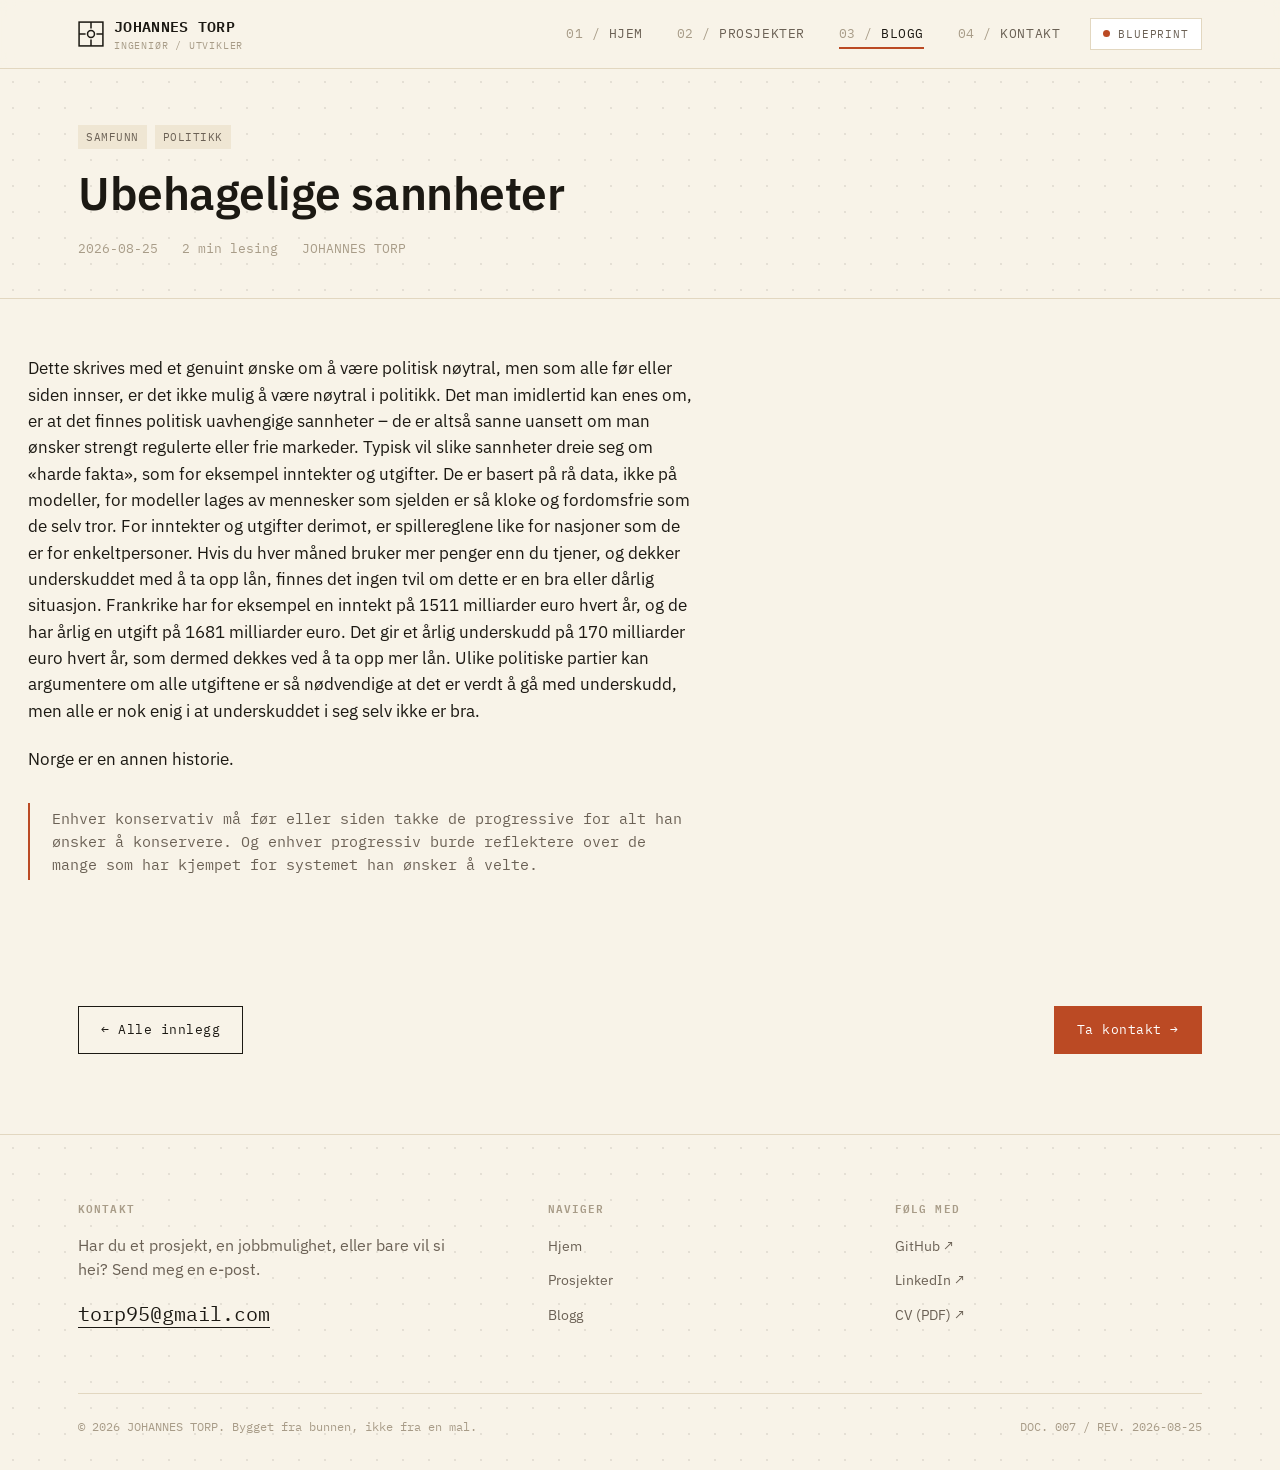
<file: blogg/ubehagelige-sannheter.html>
<!DOCTYPE html>
<html lang="no">
<head>
<meta charset="UTF-8">
<meta name="viewport" content="width=device-width, initial-scale=1.0">
<title>Ubehagelige sannheter — JOHANNES TORP</title>
<meta name="description" content="Om politisk uavhengige sannheter, harde fakta og statsbudsjetter i underskudd — og hvorfor Norge er en annen historie.">
<link rel="icon" href="data:image/svg+xml,%3Csvg xmlns='http://www.w3.org/2000/svg' viewBox='0 0 24 24' fill='none' stroke='%23bb4a24' stroke-width='1.6'%3E%3Crect x='1' y='1' width='22' height='22'/%3E%3Ccircle cx='12' cy='12' r='3.2'/%3E%3Cline x1='12' y1='1' x2='12' y2='6'/%3E%3Cline x1='12' y1='18' x2='12' y2='23'/%3E%3Cline x1='1' y1='12' x2='6' y2='12'/%3E%3Cline x1='18' y1='12' x2='23' y2='12'/%3E%3C/svg%3E">
<link rel="preconnect" href="https://fonts.googleapis.com">
<link rel="preconnect" href="https://fonts.gstatic.com" crossorigin>
<link href="https://fonts.googleapis.com/css2?family=Fraunces:opsz,wght@9..144,400;9..144,500;9..144,600&amp;family=IBM+Plex+Mono:wght@400;500;600&amp;family=IBM+Plex+Sans:wght@400;500;600;700&amp;display=swap" rel="stylesheet">
<link rel="stylesheet" href="../css/style.css">
</head>
<body>

<nav class="site-nav">
  <div class="container bar">
    <a href="../index.html" class="brand">
      <span class="mark"><svg viewBox="0 0 24 24" fill="none" stroke="currentColor" stroke-width="1.4"><rect x="1" y="1" width="22" height="22"/><line x1="12" y1="1" x2="12" y2="7"/><line x1="12" y1="17" x2="12" y2="23"/><line x1="1" y1="12" x2="7" y2="12"/><line x1="17" y1="12" x2="23" y2="12"/><circle cx="12" cy="12" r="3.2"/></svg></span>
      <span>JOHANNES TORP<small>INGENIØR / UTVIKLER</small></span>
    </a>
    <div class="nav-links">
      <a href="../index.html" data-i="1">HJEM</a>
      <a href="../prosjekter.html" data-i="2">PROSJEKTER</a>
      <a href="../blogg.html" data-i="3" class="active">BLOGG</a>
      <a href="../index.html#kontakt" data-i="4">KONTAKT</a>
      <button class="theme-toggle" data-theme-toggle type="button" aria-label="Bytt tema">
        <span class="dot"></span><span class="label">BLUEPRINT</span>
      </button>
    </div>
    <button class="nav-toggle" data-nav-toggle type="button" aria-label="Åpne meny">☰</button>
  </div>
</nav>

<header class="article-head grid-bg">
  <div class="container">
    <div class="tag-row"><span class="tag">Samfunn</span><span class="tag">Politikk</span></div>
    <h1>Ubehagelige sannheter</h1>
    <div class="meta-row">
      <span>2026-08-25</span>
      <span>2 min lesing</span>
      <span>JOHANNES TORP</span>
    </div>
  </div>
</header>

<article class="article-body">
  <div class="container">
    <p>Dette skrives med et genuint ønske om å være politisk nøytral, men som alle før eller siden innser, er det ikke mulig å være nøytral i politikk. Det man imidlertid kan enes om, er at det finnes politisk uavhengige sannheter – de er altså sanne uansett om man ønsker strengt regulerte eller frie markeder. Typisk vil slike sannheter dreie seg om «harde fakta», som for eksempel inntekter og utgifter. De er basert på rå data, ikke på modeller, for modeller lages av mennesker som sjelden er så kloke og fordomsfrie som de selv tror. For inntekter og utgifter derimot, er spillereglene like for nasjoner som de er for enkeltpersoner. Hvis du hver måned bruker mer penger enn du tjener, og dekker underskuddet med å ta opp lån, finnes det ingen tvil om dette er en bra eller dårlig situasjon. Frankrike har for eksempel en inntekt på 1511 milliarder euro hvert år, og de har årlig en utgift på 1681 milliarder euro. Det gir et årlig underskudd på 170 milliarder euro hvert år, som dermed dekkes ved å ta opp mer lån. Ulike politiske partier kan argumentere om alle utgiftene er så nødvendige at det er verdt å gå med underskudd, men alle er nok enig i at underskuddet i seg selv ikke er bra.</p>

    <p>Norge er en annen historie.</p>

    <blockquote>Enhver konservativ må før eller siden takke de progressive for alt han ønsker å konservere. Og enhver progressiv burde reflektere over de mange som har kjempet for systemet han ønsker å velte.</blockquote>
  </div>
</article>

<div class="container">
  <div class="article-foot">
    <a href="../blogg.html" class="btn">← Alle innlegg</a>
    <a href="../index.html#kontakt" class="btn btn-primary">Ta kontakt →</a>
  </div>
</div>

<footer class="site-footer grid-bg">
  <div class="container">
    <div class="grid">
      <div class="cta-block">
        <h4>Kontakt</h4>
        <p>Har du et prosjekt, en jobbmulighet, eller bare vil si hei? Send meg en e-post.</p>
        <a class="email" href="mailto:torp95@gmail.com">torp95@gmail.com</a>
      </div>
      <div>
        <h4>Naviger</h4>
        <ul>
          <li><a href="../index.html">Hjem</a></li>
          <li><a href="../prosjekter.html">Prosjekter</a></li>
          <li><a href="../blogg.html">Blogg</a></li>
        </ul>
      </div>
      <div>
        <h4>Følg med</h4>
        <ul>
          <li><a href="#">GitHub ↗</a></li>
          <li><a href="#">LinkedIn ↗</a></li>
          <li><a href="#">CV (PDF) ↗</a></li>
        </ul>
      </div>
    </div>
    <div class="bottom">
      <span>© 2026 JOHANNES TORP. Bygget fra bunnen, ikke fra en mal.</span>
      <span>DOC. 007 / REV. 2026-08-25</span>
    </div>
  </div>
</footer>

<script src="../js/main.js"></script>
</body>
</html>
</file>
<file: css/style.css>
/* =========================================================
   DITT NAVN — Engineering Portfolio & Blog
   Design system: "blueprint" — teknisk tegning møter clean web
   ========================================================= */

:root {
  --bg: #f8f3e8;
  --bg-alt: #f0e8d6;
  --ink: #1c1913;
  --ink-soft: #6b6155;
  --ink-faint: #a89c88;
  --line: #e2d7c0;
  --line-strong: #1c1913;
  --accent: #bb4a24;
  --accent-ink: #ffffff;
  --blue: #1f3f5c;
  --blue-soft: #4c728f;
  --surface: #ffffff;
  --tag-bg: #efe6d3;
  --shadow: 0 1px 0 rgba(0,0,0,0.04);
  --grid-line: rgba(28,25,19,0.05);
  --grid-line-strong: rgba(28,25,19,0.09);
  --font-sans: 'IBM Plex Sans', -apple-system, BlinkMacSystemFont, 'Segoe UI', sans-serif;
  --font-mono: 'IBM Plex Mono', 'SFMono-Regular', Consolas, monospace;
  --font-serif: 'Fraunces', 'Iowan Old Style', Georgia, serif;
  --radius: 2px;
  --maxw: 1180px;
  color-scheme: light;
}

[data-theme="blueprint"] {
  --bg: #0b2439;
  --bg-alt: #0e2f4a;
  --ink: #e8f0f6;
  --ink-soft: #a9c2d6;
  --ink-faint: #6e8ba3;
  --line: rgba(232,240,246,0.16);
  --line-strong: #e8f0f6;
  --accent: #ff8a4c;
  --accent-ink: #0b2439;
  --blue: #bcdcf5;
  --blue-soft: #8fb9dd;
  --surface: #0e2f4a;
  --tag-bg: #103a5c;
  --shadow: 0 1px 0 rgba(0,0,0,0.2);
  --grid-line: rgba(232,240,246,0.08);
  --grid-line-strong: rgba(232,240,246,0.14);
  color-scheme: dark;
}

/* ---------- reset ---------- */
* , *::before, *::after { box-sizing: border-box; }
html { scroll-behavior: smooth; }
body {
  margin: 0;
  background: var(--bg);
  color: var(--ink);
  font-family: var(--font-sans);
  font-size: 16px;
  line-height: 1.55;
  -webkit-font-smoothing: antialiased;
  transition: background .25s ease, color .25s ease;
}
img { max-width: 100%; display: block; }
a { color: inherit; }
ul { list-style: none; margin: 0; padding: 0; }
h1, h2, h3, h4 { margin: 0; font-family: var(--font-sans); font-weight: 600; letter-spacing: -0.01em; }
p { margin: 0 0 1em; color: var(--ink-soft); }
button { font-family: inherit; }

.container {
  max-width: var(--maxw);
  margin: 0 auto;
  padding: 0 28px;
}

/* ---------- graph-paper background ---------- */
.grid-bg {
  background-image:
    radial-gradient(var(--grid-line-strong) 1px, transparent 1px);
  background-size: 26px 26px;
}
.grid-bg-dense {
  background-image:
    linear-gradient(var(--grid-line) 1px, transparent 1px),
    linear-gradient(90deg, var(--grid-line) 1px, transparent 1px),
    linear-gradient(var(--grid-line-strong) 1px, transparent 1px),
    linear-gradient(90deg, var(--grid-line-strong) 1px, transparent 1px);
  background-size: 8px 8px, 8px 8px, 64px 64px, 64px 64px;
}

/* ---------- monospace / label helpers ---------- */
.mono { font-family: var(--font-mono); }
.eyebrow {
  font-family: var(--font-mono);
  font-size: 12.5px;
  letter-spacing: 0.14em;
  text-transform: uppercase;
  color: var(--accent);
  display: inline-flex;
  align-items: center;
  gap: 8px;
}
.eyebrow::before {
  content: "";
  width: 7px;
  height: 7px;
  background: var(--accent);
  display: inline-block;
  transform: rotate(45deg);
}

.section-head {
  display: flex;
  align-items: baseline;
  gap: 18px;
  margin-bottom: 40px;
  border-bottom: 1px solid var(--line);
  padding-bottom: 18px;
}
.section-head .idx {
  font-family: var(--font-mono);
  font-size: 13px;
  color: var(--ink-faint);
  white-space: nowrap;
}
.section-head h2 {
  font-size: clamp(24px, 3vw, 32px);
}
.section-head .fill { flex: 1; }
.section-head .link {
  font-family: var(--font-mono);
  font-size: 13px;
  color: var(--ink-soft);
  text-decoration: none;
  border-bottom: 1px solid var(--line);
  padding-bottom: 2px;
  white-space: nowrap;
}
.section-head .link:hover { color: var(--accent); border-color: var(--accent); }

/* ---------- blueprint corner frame ---------- */
.frame {
  position: relative;
  border: 1px solid var(--line);
}
.frame::before, .frame::after,
.frame .c2::before, .frame .c2::after { content: ""; position: absolute; width: 12px; height: 12px; }
.frame::before { top: -1px; left: -1px; border-top: 2px solid var(--line-strong); border-left: 2px solid var(--line-strong); }
.frame::after { bottom: -1px; right: -1px; border-bottom: 2px solid var(--line-strong); border-right: 2px solid var(--line-strong); }

/* ---------- nav ---------- */
.site-nav {
  position: sticky;
  top: 0;
  z-index: 50;
  background: color-mix(in srgb, var(--bg) 88%, transparent);
  backdrop-filter: blur(8px);
  border-bottom: 1px solid var(--line);
}
.site-nav .bar {
  display: flex;
  align-items: center;
  justify-content: space-between;
  height: 68px;
}
.brand {
  display: flex;
  align-items: center;
  gap: 10px;
  text-decoration: none;
  color: var(--ink);
  font-family: var(--font-mono);
  font-weight: 600;
  font-size: 15px;
  letter-spacing: 0.02em;
}
.brand .mark {
  width: 26px; height: 26px;
  flex: none;
}
.brand .mark svg { width: 100%; height: 100%; display: block; }
.brand small {
  display: block;
  font-weight: 400;
  color: var(--ink-faint);
  font-size: 10px;
  letter-spacing: 0.08em;
}

.nav-links {
  display: flex;
  align-items: center;
  gap: 6px;
}
.nav-links a {
  font-family: var(--font-mono);
  font-size: 13px;
  letter-spacing: 0.04em;
  text-decoration: none;
  color: var(--ink-soft);
  padding: 9px 14px;
  position: relative;
}
.nav-links a:hover, .nav-links a.active { color: var(--ink); }
.nav-links a.active::after {
  content: "";
  position: absolute;
  left: 14px; right: 14px; bottom: 4px;
  height: 2px;
  background: var(--accent);
}
.nav-links a::before {
  content: "0" attr(data-i) " / ";
  color: var(--ink-faint);
}

.theme-toggle {
  font-family: var(--font-mono);
  font-size: 11px;
  letter-spacing: 0.08em;
  background: var(--surface);
  color: var(--ink-soft);
  border: 1px solid var(--line);
  padding: 8px 12px;
  cursor: pointer;
  display: inline-flex;
  align-items: center;
  gap: 8px;
  margin-left: 10px;
}
.theme-toggle:hover { color: var(--ink); border-color: var(--ink-faint); }
.theme-toggle .dot { width: 7px; height: 7px; background: var(--accent); border-radius: 50%; }

.nav-toggle {
  display: none;
  background: none;
  border: 1px solid var(--line);
  color: var(--ink);
  width: 40px; height: 40px;
  align-items: center;
  justify-content: center;
  cursor: pointer;
}

/* ---------- buttons ---------- */
.btn {
  display: inline-flex;
  align-items: center;
  gap: 10px;
  font-family: var(--font-mono);
  font-size: 13px;
  letter-spacing: 0.04em;
  text-decoration: none;
  padding: 13px 22px;
  border: 1px solid var(--line-strong);
  color: var(--ink);
  background: transparent;
  transition: background .15s ease, color .15s ease;
  cursor: pointer;
}
.btn:hover { background: var(--ink); color: var(--bg); }
.btn-primary {
  background: var(--accent);
  border-color: var(--accent);
  color: var(--accent-ink);
}
.btn-primary:hover { background: transparent; color: var(--accent); }
.btn-arrow::after { content: "→"; }

/* ---------- hero ---------- */
.hero {
  position: relative;
  padding: 84px 0 96px;
  overflow: hidden;
  border-bottom: 1px solid var(--line);
}
.hero .coord {
  position: absolute;
  font-family: var(--font-mono);
  font-size: 11px;
  color: var(--ink-faint);
  letter-spacing: 0.06em;
}
.hero .coord.tl { top: 24px; left: 28px; }
.hero .coord.tr { top: 24px; right: 28px; text-align: right; }
.hero .coord.br { bottom: 24px; right: 28px; }
.hero h1 {
  font-size: clamp(40px, 7vw, 76px);
  line-height: 1.02;
  margin: 22px 0 20px;
  max-width: 16ch;
}
.hero h1 .accent { color: var(--accent); }
.hero .lede {
  max-width: 56ch;
  font-size: clamp(16px, 1.6vw, 19px);
  color: var(--ink-soft);
  margin-bottom: 34px;
}
.hero .cta-row {
  display: flex;
  gap: 14px;
  flex-wrap: wrap;
  margin-bottom: 56px;
}
.hero .specs {
  display: grid;
  grid-template-columns: repeat(4, 1fr);
  border-top: 1px solid var(--line);
}
.hero .specs .spec {
  padding: 18px 20px 0;
  border-left: 1px solid var(--line);
}
.hero .specs .spec:first-child { border-left: none; padding-left: 0; }
.hero .specs .num {
  font-family: var(--font-serif);
  font-weight: 500;
  font-optical-sizing: auto;
  font-size: clamp(26px, 3.4vw, 36px);
  color: var(--ink);
}
.hero .specs .label {
  font-family: var(--font-mono);
  font-size: 11px;
  color: var(--ink-faint);
  letter-spacing: 0.06em;
  text-transform: uppercase;
  margin-top: 4px;
}

/* ---------- about ---------- */
.about {
  padding: 96px 0;
  border-bottom: 1px solid var(--line);
}
.about .grid {
  display: grid;
  grid-template-columns: 1.1fr 0.9fr;
  gap: 64px;
}
.about .lede {
  font-size: clamp(18px, 2vw, 22px);
  color: var(--ink);
  font-weight: 500;
  margin-bottom: 18px;
}
.about .skills {
  border-top: 1px solid var(--line);
  padding-top: 20px;
}
.about .skills .row {
  display: flex;
  justify-content: space-between;
  gap: 20px;
  padding: 11px 0;
  border-bottom: 1px solid var(--line);
  font-family: var(--font-mono);
  font-size: 13px;
}
.about .skills .row span:first-child { color: var(--ink-faint); letter-spacing: 0.05em; text-transform: uppercase; font-size: 11.5px; }
.about .skills .row span:last-child { color: var(--ink); text-align: right; }

/* ---------- cards: projects ---------- */
.card-grid {
  display: grid;
  grid-template-columns: repeat(3, 1fr);
  gap: 1px;
  background: var(--line);
  border: 1px solid var(--line);
}
.card-grid.cols-2 { grid-template-columns: repeat(2, 1fr); }
.pcard {
  background: var(--bg);
  padding: 30px 26px;
  display: flex;
  flex-direction: column;
  min-height: 100%;
  text-decoration: none;
  color: inherit;
  position: relative;
}
.pcard .tag-row {
  display: flex;
  gap: 8px;
  flex-wrap: wrap;
  margin-bottom: 18px;
}
.tag {
  font-family: var(--font-mono);
  font-size: 10.5px;
  letter-spacing: 0.05em;
  text-transform: uppercase;
  background: var(--tag-bg);
  color: var(--ink-soft);
  padding: 4px 8px;
  display: inline-block;
}
.tag.sample {
  background: transparent;
  color: var(--accent);
  border: 1px solid var(--accent);
}
.pcard h3 {
  font-size: 20px;
  margin-bottom: 10px;
}
.pcard p { font-size: 14.5px; margin-bottom: 20px; flex: 1; }
.pcard .meta {
  display: flex;
  justify-content: space-between;
  align-items: center;
  font-family: var(--font-mono);
  font-size: 12px;
  color: var(--ink-faint);
  border-top: 1px solid var(--line);
  padding-top: 14px;
}
.pcard .meta .go { color: var(--ink); }
.pcard:hover .meta .go { color: var(--accent); }

/* ---------- posts ---------- */
.post-list { display: flex; flex-direction: column; }
.post-row {
  display: grid;
  grid-template-columns: 130px 1fr auto;
  gap: 28px;
  align-items: baseline;
  padding: 26px 0;
  border-bottom: 1px solid var(--line);
  text-decoration: none;
  color: inherit;
}
.post-row:first-child { border-top: 1px solid var(--line); }
.post-row .date {
  font-family: var(--font-mono);
  font-size: 12.5px;
  color: var(--ink-faint);
}
.post-row .body h3 {
  font-size: 19px;
  margin-bottom: 6px;
}
.post-row .body p {
  font-size: 14.5px;
  margin: 0;
}
.post-row .arrow {
  font-family: var(--font-mono);
  font-size: 13px;
  color: var(--ink-faint);
  align-self: center;
}
.post-row:hover .body h3 { color: var(--accent); }
.post-row:hover .arrow { color: var(--accent); }

/* ---------- section wrapper ---------- */
.section { padding: 96px 0; border-bottom: 1px solid var(--line); }
.section:last-of-type { border-bottom: none; }

/* ---------- footer ---------- */
.site-footer {
  padding: 64px 0 34px;
  border-top: 1px solid var(--line);
}
.site-footer .grid {
  display: grid;
  grid-template-columns: 1.4fr 1fr 1fr;
  gap: 40px;
  margin-bottom: 56px;
}
.site-footer h4 {
  font-family: var(--font-mono);
  font-size: 11px;
  letter-spacing: 0.1em;
  text-transform: uppercase;
  color: var(--ink-faint);
  margin-bottom: 16px;
}
.site-footer .cta-block p { max-width: 40ch; }
.site-footer a.email {
  font-family: var(--font-mono);
  font-size: 20px;
  color: var(--ink);
  text-decoration: none;
  border-bottom: 1px solid var(--line-strong);
}
.site-footer a.email:hover { color: var(--accent); border-color: var(--accent); }
.site-footer ul li { margin-bottom: 10px; }
.site-footer ul a {
  text-decoration: none;
  color: var(--ink-soft);
  font-size: 14px;
}
.site-footer ul a:hover { color: var(--accent); }
.site-footer .bottom {
  display: flex;
  justify-content: space-between;
  flex-wrap: wrap;
  gap: 10px;
  padding-top: 24px;
  border-top: 1px solid var(--line);
  font-family: var(--font-mono);
  font-size: 11.5px;
  color: var(--ink-faint);
}

/* ---------- page header (sub pages) ---------- */
.page-hero {
  padding: 64px 0 56px;
  border-bottom: 1px solid var(--line);
}
.page-hero h1 { font-size: clamp(32px, 5vw, 48px); margin: 18px 0 14px; }
.page-hero .lede { max-width: 60ch; color: var(--ink-soft); font-size: 16.5px; }

/* ---------- filter bar ---------- */
.filter-bar {
  display: flex;
  gap: 8px;
  flex-wrap: wrap;
  padding: 24px 0;
  border-bottom: 1px solid var(--line);
  margin-bottom: 40px;
  font-family: var(--font-mono);
}
.filter-bar button {
  background: transparent;
  border: 1px solid var(--line);
  color: var(--ink-soft);
  font-family: var(--font-mono);
  font-size: 12px;
  letter-spacing: 0.04em;
  padding: 8px 14px;
  cursor: pointer;
  text-transform: uppercase;
}
.filter-bar button:hover { color: var(--ink); border-color: var(--ink-faint); }
.filter-bar button.active { background: var(--ink); color: var(--bg); border-color: var(--ink); }

/* ---------- article ---------- */
.article-head {
  padding: 56px 0 40px;
  border-bottom: 1px solid var(--line);
}
.article-head .tag-row { display: flex; gap: 8px; margin-bottom: 20px; }
.article-head h1 { font-size: clamp(30px, 5vw, 46px); line-height: 1.08; margin-bottom: 20px; max-width: 22ch; }
.article-head .meta-row {
  display: flex;
  gap: 24px;
  flex-wrap: wrap;
  font-family: var(--font-mono);
  font-size: 12.5px;
  color: var(--ink-faint);
}
.article-body { padding: 56px 0; max-width: 720px; }
.article-body p { color: var(--ink); font-size: 17px; margin-bottom: 1.3em; }
.article-body h2 {
  font-size: 24px;
  margin: 2em 0 0.7em;
  padding-top: 0.4em;
  border-top: 1px solid var(--line);
}
.article-body h3 { font-size: 19px; margin: 1.6em 0 0.6em; }
.article-body ul, .article-body ol { margin: 0 0 1.3em; padding-left: 22px; color: var(--ink); }
.article-body li { margin-bottom: 0.4em; }
.article-body blockquote {
  margin: 2em 0;
  padding: 4px 0 4px 22px;
  border-left: 2px solid var(--accent);
  font-family: var(--font-mono);
  font-size: 15px;
  color: var(--ink-soft);
}
.article-body code {
  font-family: var(--font-mono);
  background: var(--tag-bg);
  padding: 2px 6px;
  font-size: 0.9em;
}
.article-body pre {
  background: var(--ink);
  color: var(--bg);
  padding: 20px;
  overflow-x: auto;
  font-family: var(--font-mono);
  font-size: 13.5px;
  line-height: 1.6;
  margin: 1.5em 0;
}
.article-body pre code { background: none; padding: 0; }
.article-foot {
  padding: 40px 0 80px;
  display: flex;
  justify-content: space-between;
  align-items: center;
  flex-wrap: wrap;
  gap: 16px;
}

/* ---------- 404 ---------- */
.error-page {
  min-height: 70vh;
  display: flex;
  align-items: center;
  justify-content: center;
  text-align: center;
  padding: 40px 20px;
}
.error-page .code {
  font-family: var(--font-mono);
  font-size: clamp(60px, 12vw, 130px);
  color: var(--ink);
  line-height: 1;
}
.error-page h1 { margin: 18px 0 12px; font-size: 22px; }

/* ---------- responsive ---------- */
@media (max-width: 880px) {
  .about .grid { grid-template-columns: 1fr; gap: 40px; }
  .card-grid { grid-template-columns: 1fr 1fr; }
  .hero .specs { grid-template-columns: repeat(2, 1fr); row-gap: 22px; }
  .hero .specs .spec:nth-child(3) { border-left: none; padding-left: 0; }
  .site-footer .grid { grid-template-columns: 1fr; gap: 36px; }
}
@media (max-width: 680px) {
  .hero .coord { display: none; }
  .nav-links { display: none; }
  .nav-toggle { display: inline-flex; }
  .card-grid { grid-template-columns: 1fr; }
  .post-row { grid-template-columns: 1fr; gap: 8px; }
  .post-row .arrow { display: none; }
  body.nav-open .nav-links {
    display: flex;
    position: absolute;
    top: 68px; left: 0; right: 0;
    background: var(--bg);
    border-bottom: 1px solid var(--line);
    flex-direction: column;
    align-items: stretch;
    padding: 8px 0;
  }
  body.nav-open .nav-links a { padding: 14px 28px; }
}
</file>
